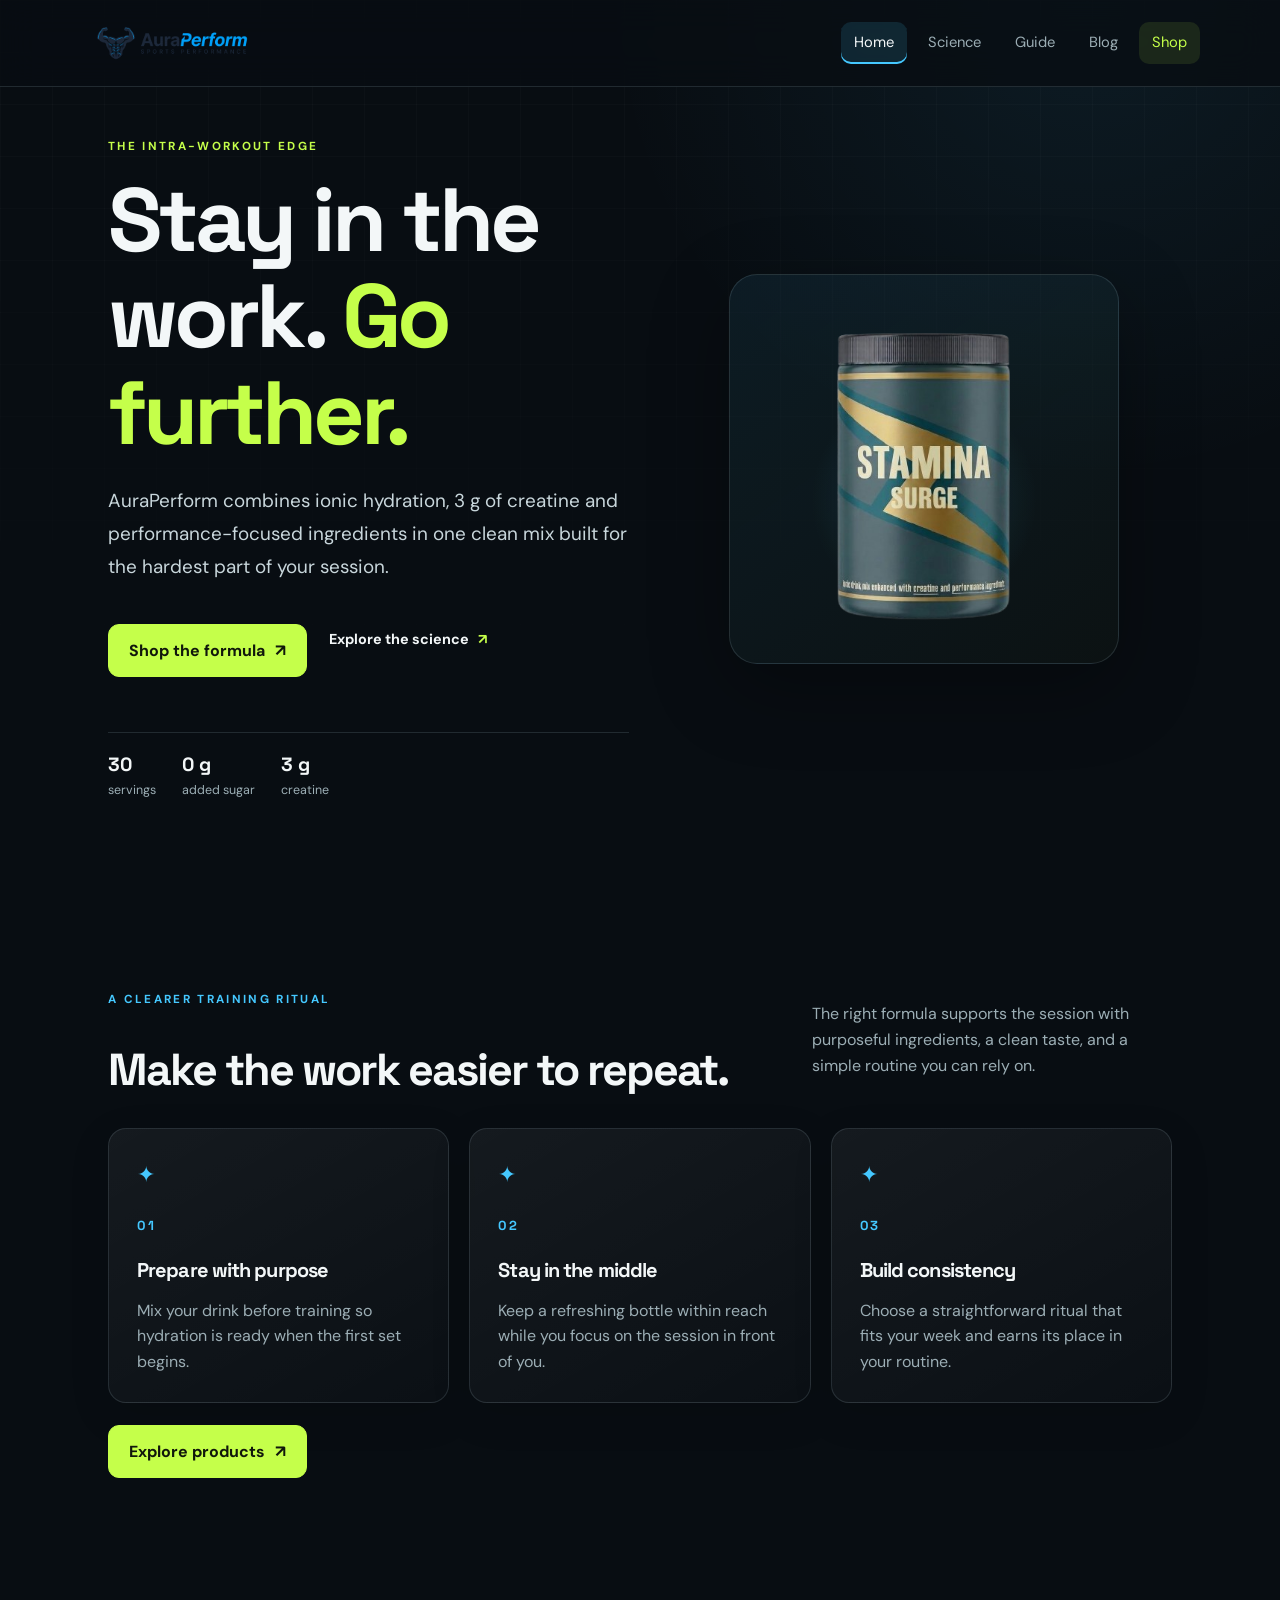
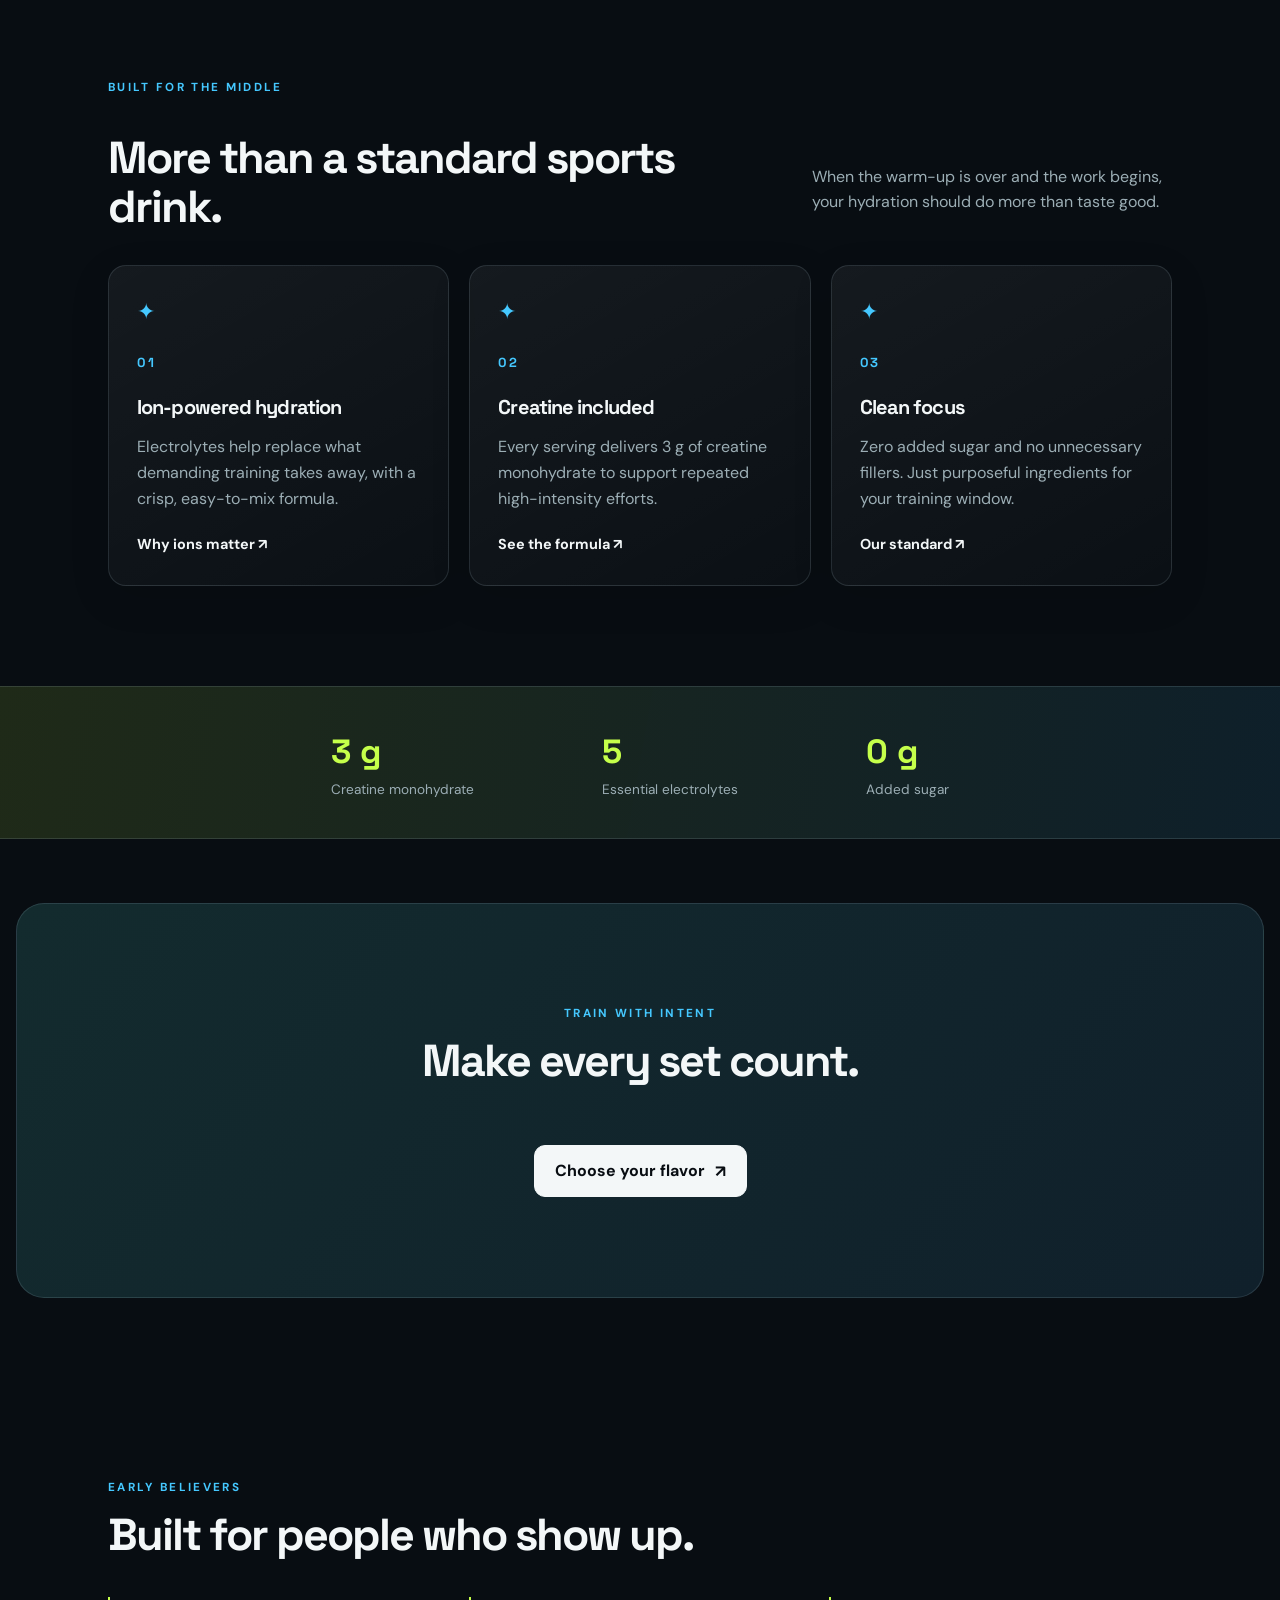
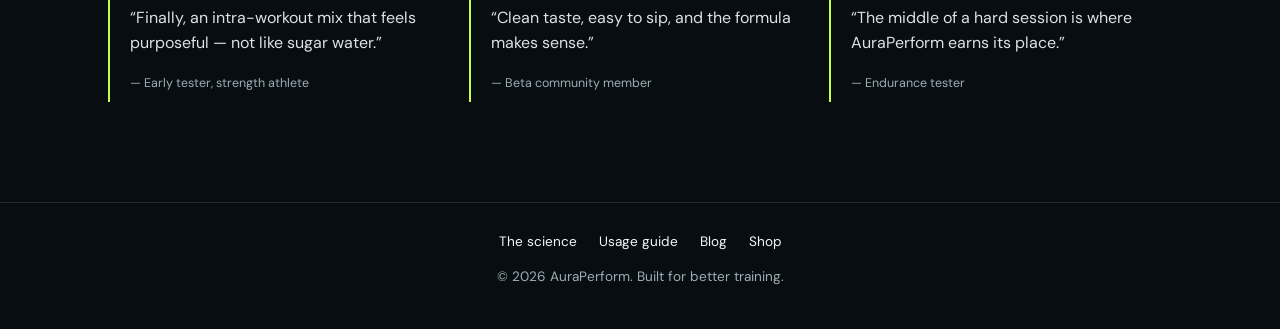
<file: index.html>
﻿<!doctype html>
<html lang="en">
<head>
    <script async src="https://www.googletagmanager.com/gtag/js?id=G-CK04YY3HGC"></script>
    <script>
        window.dataLayer = window.dataLayer || [];
        function gtag(){dataLayer.push(arguments);}
        gtag('js', new Date());
        gtag('config', 'G-CK04YY3HGC');
    </script>
    <meta charset="utf-8">
    <meta name="viewport" content="width=device-width, initial-scale=1">
    <title>Ionic hydration, amplified | AuraPerform</title>
    <link rel="stylesheet" href="assets/style.css">
    <script type="text/javascript">
        (function(c,l,a,r,i,t,y){
            c[a]=c[a]||function(){(c[a].q=c[a].q||[]).push(arguments)};
            t=l.createElement(r);t.async=1;t.src="https://www.clarity.ms/tag/"+i;
            y=l.getElementsByTagName(r)[0];y.parentNode.insertBefore(t,y);
        })(window, document, "clarity", "script", "z0qdnompiz");
    </script>
</head>
<body>
<header class="site-header">
    <a class="logo" href="index.html" aria-label="AuraPerform home"><img src="assets/aura-logo.jpg" alt="AuraPerform"></a>
    <button class="menu-toggle" type="button" aria-label="Open navigation" aria-expanded="false" aria-controls="main-navigation">
        <span></span><span></span><span></span>
    </button>
    <nav id="main-navigation">
        <a class="active" href="index.html">Home</a>
        <a class="" href="science.html">Science</a>
        <a class="" href="faq.html">Guide</a>
        <a class="" href="blog.html">Blog</a>
        <a class="" href="http://presta.fp.vut.cz/~xhudecm00/index.php" target="_blank" rel="noopener">Shop</a>
    </nav>
</header>
<main>
<section class="hero home-hero reveal">
    <div>
        <p class="eyebrow">The intra-workout edge</p>
        <h1>Stay in the work. <em>Go further.</em></h1>
        <p class="lead">AuraPerform combines ionic hydration, 3 g of creatine and performance-focused ingredients in one clean mix built for the hardest part of your session.</p>
        <div class="hero-actions"><a class="button" href="http://presta.fp.vut.cz/~xhudecm00/index.php" target="_blank" rel="noopener">Shop the formula</a><a class="text-link" href="science.html">Explore the science <span>&#8599;</span></a></div>
        <div class="hero-proof"><span><strong>30</strong> servings</span><span><strong>0 g</strong> added sugar</span><span><strong>3 g</strong> creatine</span></div>
    </div>
    <figure class="product-visual reveal" aria-label="AuraPerform drink mix collection">
        <img src="assets/auraperform-stamina.png" alt="AuraPerform Stamina Surge product">
    </figure>
</section>
<section class="section reveal">
    <div class="section-heading"><div><p class="eyebrow">A clearer training ritual</p><h2>Make the work easier to repeat.</h2></div><p class="section-intro">The right formula supports the session with purposeful ingredients, a clean taste, and a simple routine you can rely on.</p></div>
    <div class="cards"><article><span class="card-number">01</span><h3>Prepare with purpose</h3><p>Mix your drink before training so hydration is ready when the first set begins.</p></article><article><span class="card-number">02</span><h3>Stay in the middle</h3><p>Keep a refreshing bottle within reach while you focus on the session in front of you.</p></article><article><span class="card-number">03</span><h3>Build consistency</h3><p>Choose a straightforward ritual that fits your week and earns its place in your routine.</p></article></div>
    <a class="button" href="http://presta.fp.vut.cz/~xhudecm00/index.php" target="_blank" rel="noopener">Explore products</a>
</section>
<section class="section reveal">
    <div class="section-heading"><div><p class="eyebrow">Built for the middle</p><h2>More than a standard sports drink.</h2></div><p class="section-intro">When the warm-up is over and the work begins, your hydration should do more than taste good.</p></div>
    <div class="cards stagger-group">
        <article><span class="card-number">01</span><h3>Ion-powered hydration</h3><p>Electrolytes help replace what demanding training takes away, with a crisp, easy-to-mix formula.</p><a class="card-link" href="science.html">Why ions matter &#8599;</a></article>
        <article><span class="card-number">02</span><h3>Creatine included</h3><p>Every serving delivers 3 g of creatine monohydrate to support repeated high-intensity efforts.</p><a class="card-link" href="science.html#creatine">See the formula &#8599;</a></article>
        <article><span class="card-number">03</span><h3>Clean focus</h3><p>Zero added sugar and no unnecessary fillers. Just purposeful ingredients for your training window.</p><a class="card-link" href="blog.html">Our standard &#8599;</a></article>
    </div>
</section>
<section class="ingredient-strip reveal">
    <div><strong>3 g</strong><span>Creatine monohydrate</span></div>
    <div><strong>5</strong><span>Essential electrolytes</span></div>
    <div><strong>0 g</strong><span>Added sugar</span></div>
</section>
<section class="cta section reveal">
    <p class="eyebrow">Train with intent</p><h2>Make every set count.</h2>
    <a class="button button-light" href="http://presta.fp.vut.cz/~xhudecm00/index.php" target="_blank" rel="noopener">Choose your flavor</a>
</section>
<section class="section social-proof reveal">
    <p class="eyebrow">Early believers</p><h2>Built for people who show up.</h2>
    <div class="quote-grid"><blockquote>&ldquo;Finally, an intra-workout mix that feels purposeful &mdash; not like sugar water.&rdquo;<cite>&mdash; Early tester, strength athlete</cite></blockquote><blockquote>&ldquo;Clean taste, easy to sip, and the formula makes sense.&rdquo;<cite>&mdash; Beta community member</cite></blockquote><blockquote>&ldquo;The middle of a hard session is where AuraPerform earns its place.&rdquo;<cite>&mdash; Endurance tester</cite></blockquote></div>
</section>
</main>
<footer class="site-footer">
    <div class="footer-links">
        <a href="science.html">The science</a>
        <a href="faq.html">Usage guide</a>
        <a href="blog.html">Blog</a>
        <a href="http://presta.fp.vut.cz/~xhudecm00/index.php" target="_blank" rel="noopener">Shop</a>
    </div>
    <p>&copy; 2026 AuraPerform. Built for better training.</p>
</footer>
<script src="assets/app.js?v=2"></script>
</body>
</html>
</file>
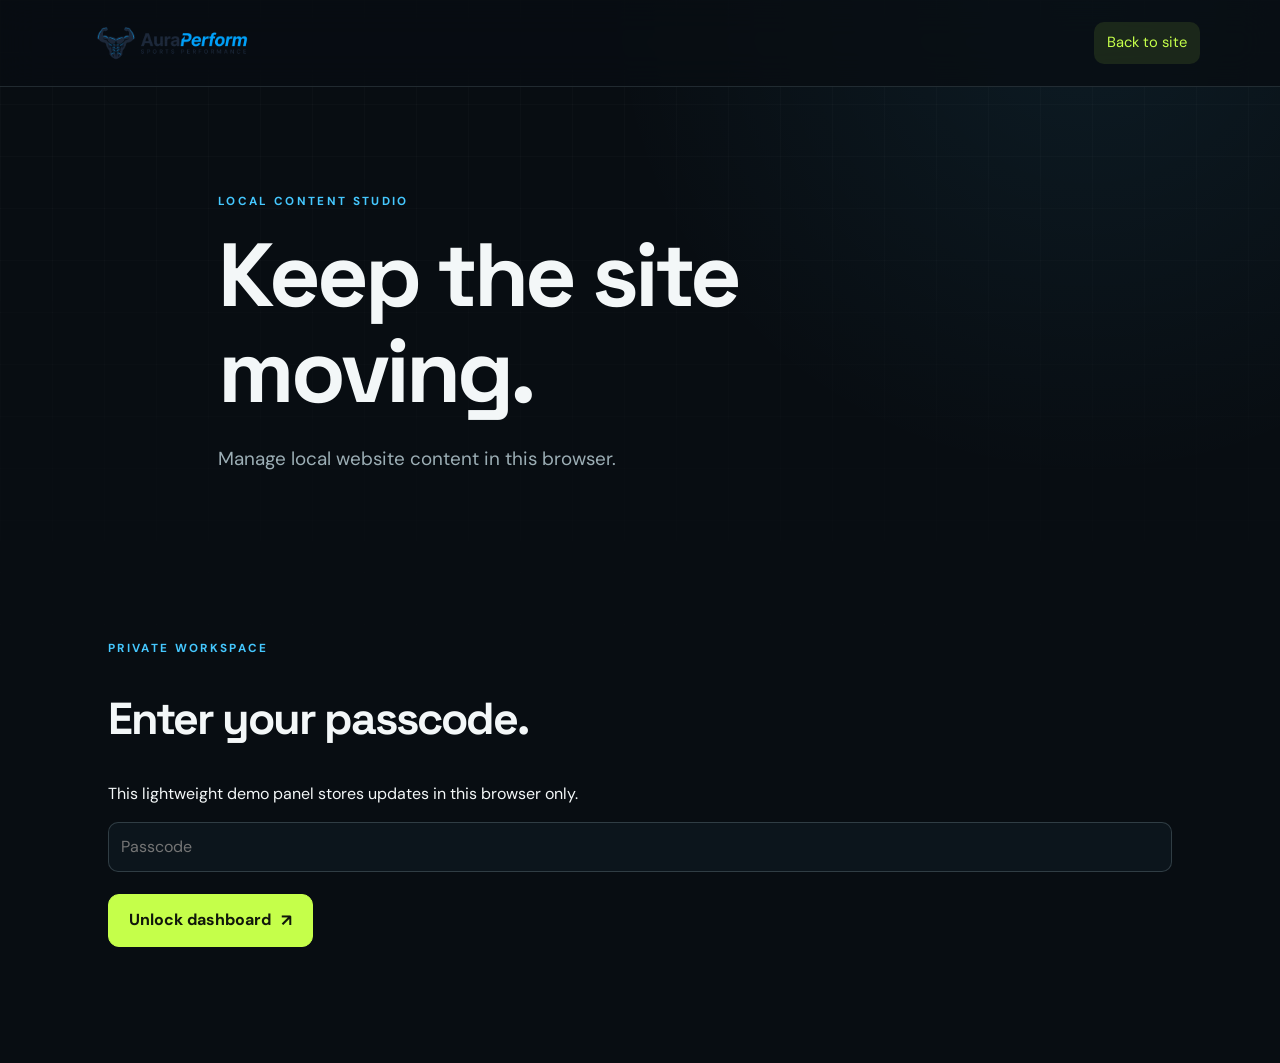
<file: admin/index.html>
<!doctype html>
<html lang="en">
<head>
    <meta charset="utf-8">
    <meta name="viewport" content="width=device-width, initial-scale=1">
    <title>Admin dashboard | AuraPerform</title>
    <link rel="stylesheet" href="../assets/style.css?v=12">
</head>
<body>
<header class="site-header">
    <a class="logo" href="../index.html" aria-label="AuraPerform home"><img src="../assets/aura-logo.jpg" alt="AuraPerform"></a>
    <nav><a href="../index.html">Back to site</a></nav>
</header>
<main>
    <section class="page-hero compact">
        <p class="eyebrow">Local content studio</p>
        <h1>Keep the site moving.</h1>
        <p class="lead">Manage local website content in this browser.</p>
    </section>
    <section id="admin-app" class="section admin-app"></section>
</main>
<script src="../assets/content.js?v=3"></script>
<script src="../assets/app.js?v=9"></script>
</body>
</html>
</file>
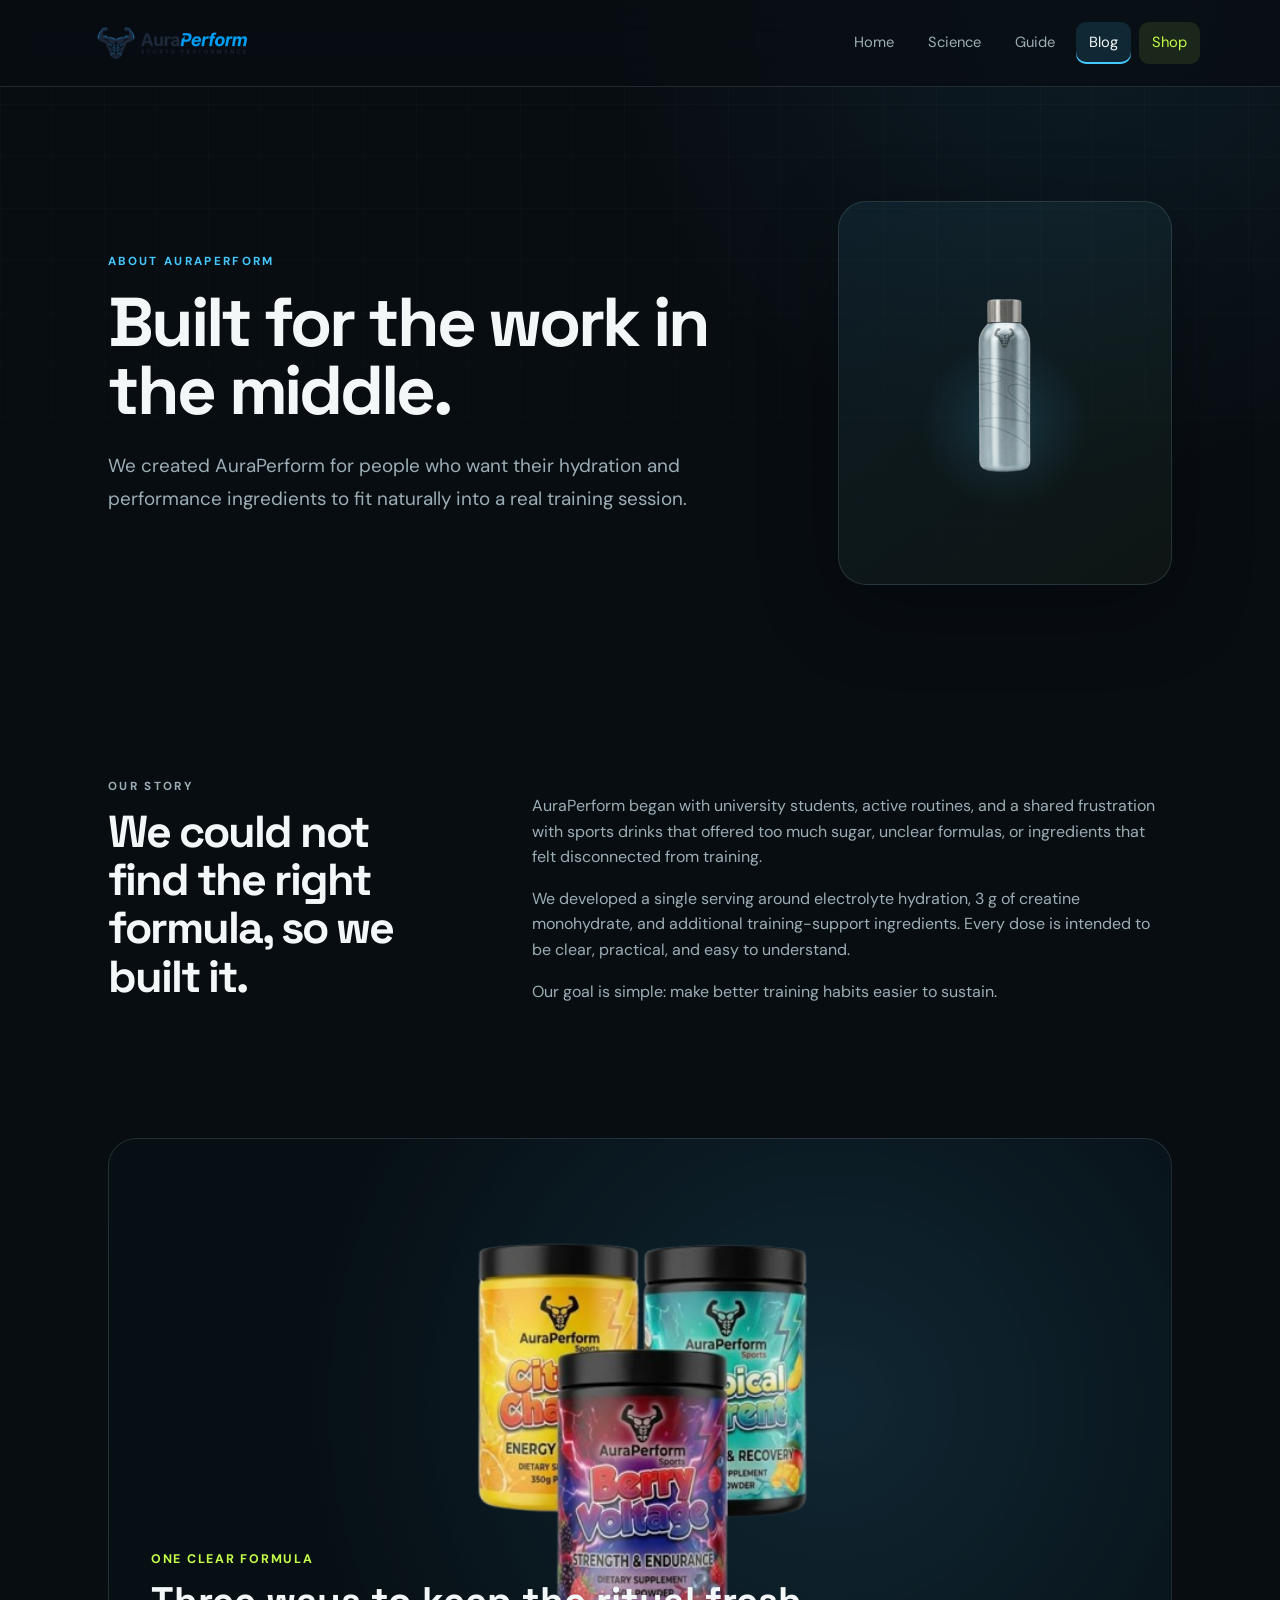
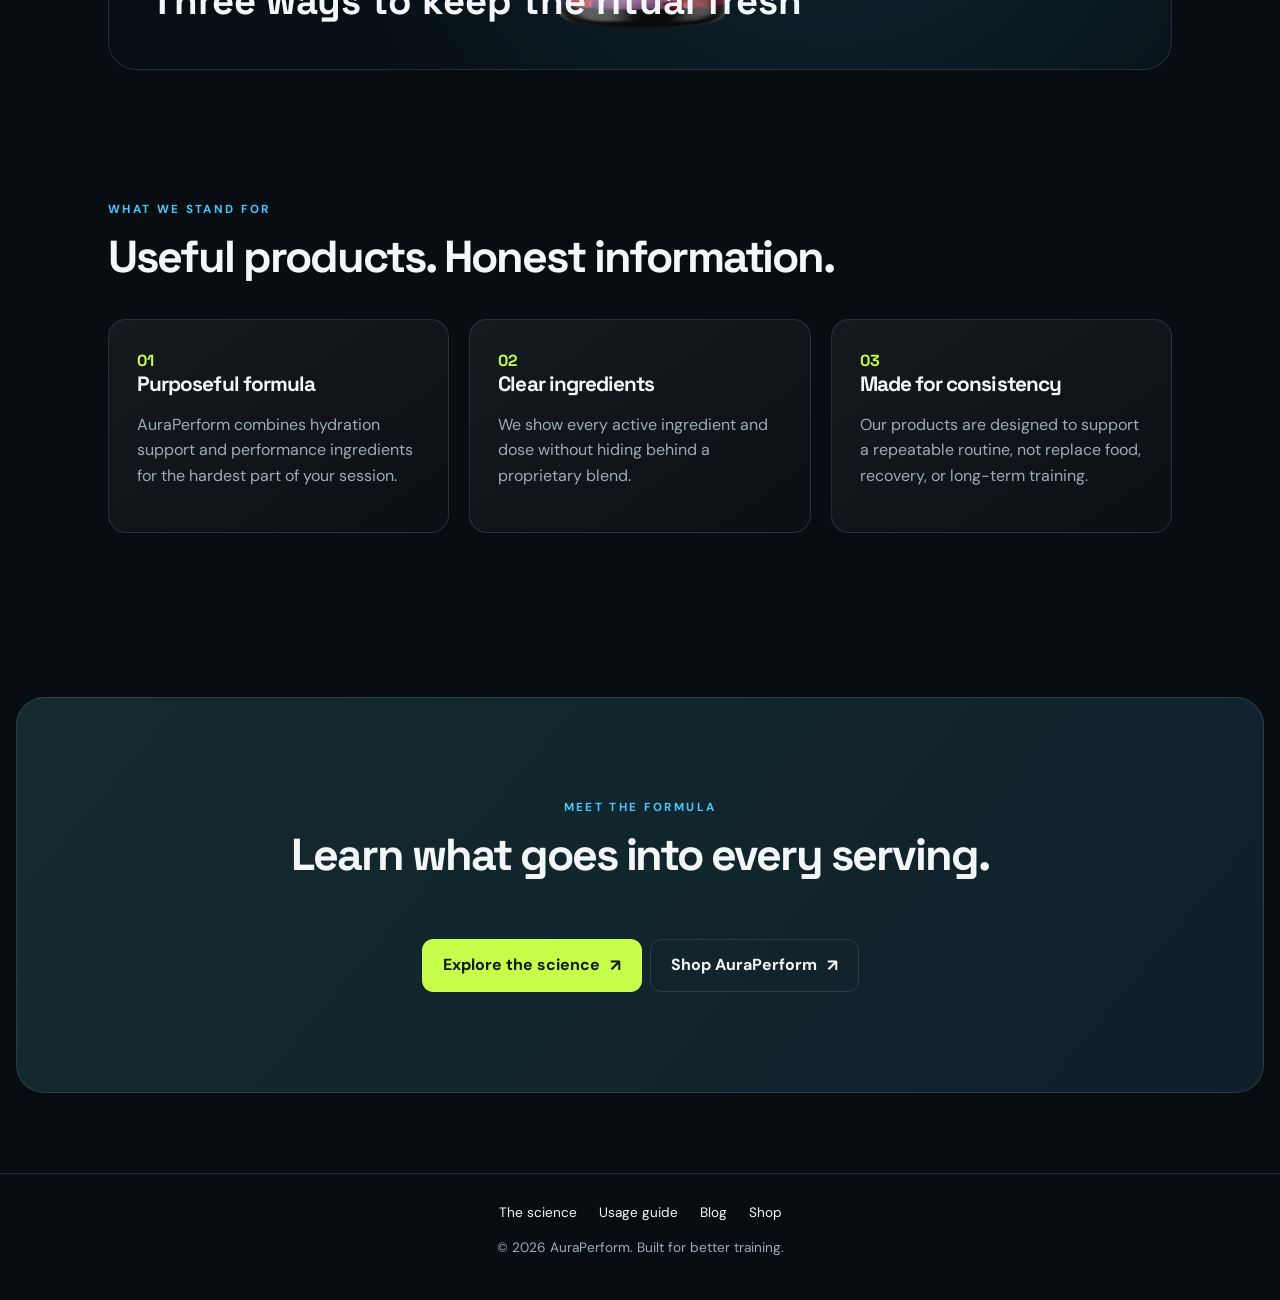
<file: blog.html>
<!doctype html>
<html lang="en">
<head>
    <meta charset="utf-8"><meta name="viewport" content="width=device-width, initial-scale=1">
    <title>About AuraPerform | Blog</title><link rel="stylesheet" href="assets/style.css">
</head>
<body>
<header class="site-header">
    <a class="logo" href="index.html" aria-label="AuraPerform home"><img src="assets/aura-logo.jpg" alt="AuraPerform"></a>
    <button class="menu-toggle" type="button" aria-label="Open navigation" aria-expanded="false" aria-controls="main-navigation"><span></span><span></span><span></span></button>
    <nav id="main-navigation"><a href="index.html">Home</a><a href="science.html">Science</a><a href="faq.html">Guide</a><a href="blog.html" class="active">Blog</a><a href="http://presta.fp.vut.cz/~xhudecm00/index.php" target="_blank" rel="noopener">Shop</a></nav>
</header>
<main>
    <section class="blog-hero reveal">
        <div class="blog-hero-copy">
            <p class="eyebrow">About AuraPerform</p>
            <h1>Built for the work in the middle.</h1>
            <p class="lead">We created AuraPerform for people who want their hydration and performance ingredients to fit naturally into a real training session.</p>
        </div>
        <figure class="blog-hero-visual">
            <img src="assets/auraperform-bottle.png" alt="AuraPerform stainless performance bottle">
        </figure>
    </section>
    <section class="section story-layout reveal">
        <div><p class="eyebrow">Our story</p><h2>We could not find the right formula, so we built it.</h2></div>
        <div><p>AuraPerform began with university students, active routines, and a shared frustration with sports drinks that offered too much sugar, unclear formulas, or ingredients that felt disconnected from training.</p><p>We developed a single serving around electrolyte hydration, 3 g of creatine monohydrate, and additional training-support ingredients. Every dose is intended to be clear, practical, and easy to understand.</p><p>Our goal is simple: make better training habits easier to sustain.</p></div>
    </section>
    <figure class="blog-product-visual reveal">
        <img src="assets/auraperform-products.png" alt="AuraPerform Citrus Charge, Tropical Current, and Berry Voltage products">
        <figcaption><span>One clear formula</span><strong>Three ways to keep the ritual fresh</strong></figcaption>
    </figure>
    <section class="section values-section reveal">
        <p class="eyebrow">What we stand for</p><h2>Useful products. Honest information.</h2>
        <div class="values-grid stagger-group">
            <article><span>01</span><h3>Purposeful formula</h3><p>AuraPerform combines hydration support and performance ingredients for the hardest part of your session.</p></article>
            <article><span>02</span><h3>Clear ingredients</h3><p>We show every active ingredient and dose without hiding behind a proprietary blend.</p></article>
            <article><span>03</span><h3>Made for consistency</h3><p>Our products are designed to support a repeatable routine, not replace food, recovery, or long-term training.</p></article>
        </div>
    </section>
    <section class="cta section reveal"><p class="eyebrow">Meet the formula</p><h2>Learn what goes into every serving.</h2><a class="button" href="science.html">Explore the science</a><a class="button button-secondary" href="http://presta.fp.vut.cz/~xhudecm00/index.php" target="_blank" rel="noopener">Shop AuraPerform</a></section>
</main>
<footer class="site-footer"><div class="footer-links"><a href="science.html">The science</a><a href="faq.html">Usage guide</a><a href="blog.html">Blog</a><a href="http://presta.fp.vut.cz/~xhudecm00/index.php" target="_blank" rel="noopener">Shop</a></div><p>&copy; 2026 AuraPerform. Built for better training.</p></footer>
<script src="assets/app.js?v=3"></script>
</body>
</html>
</file>
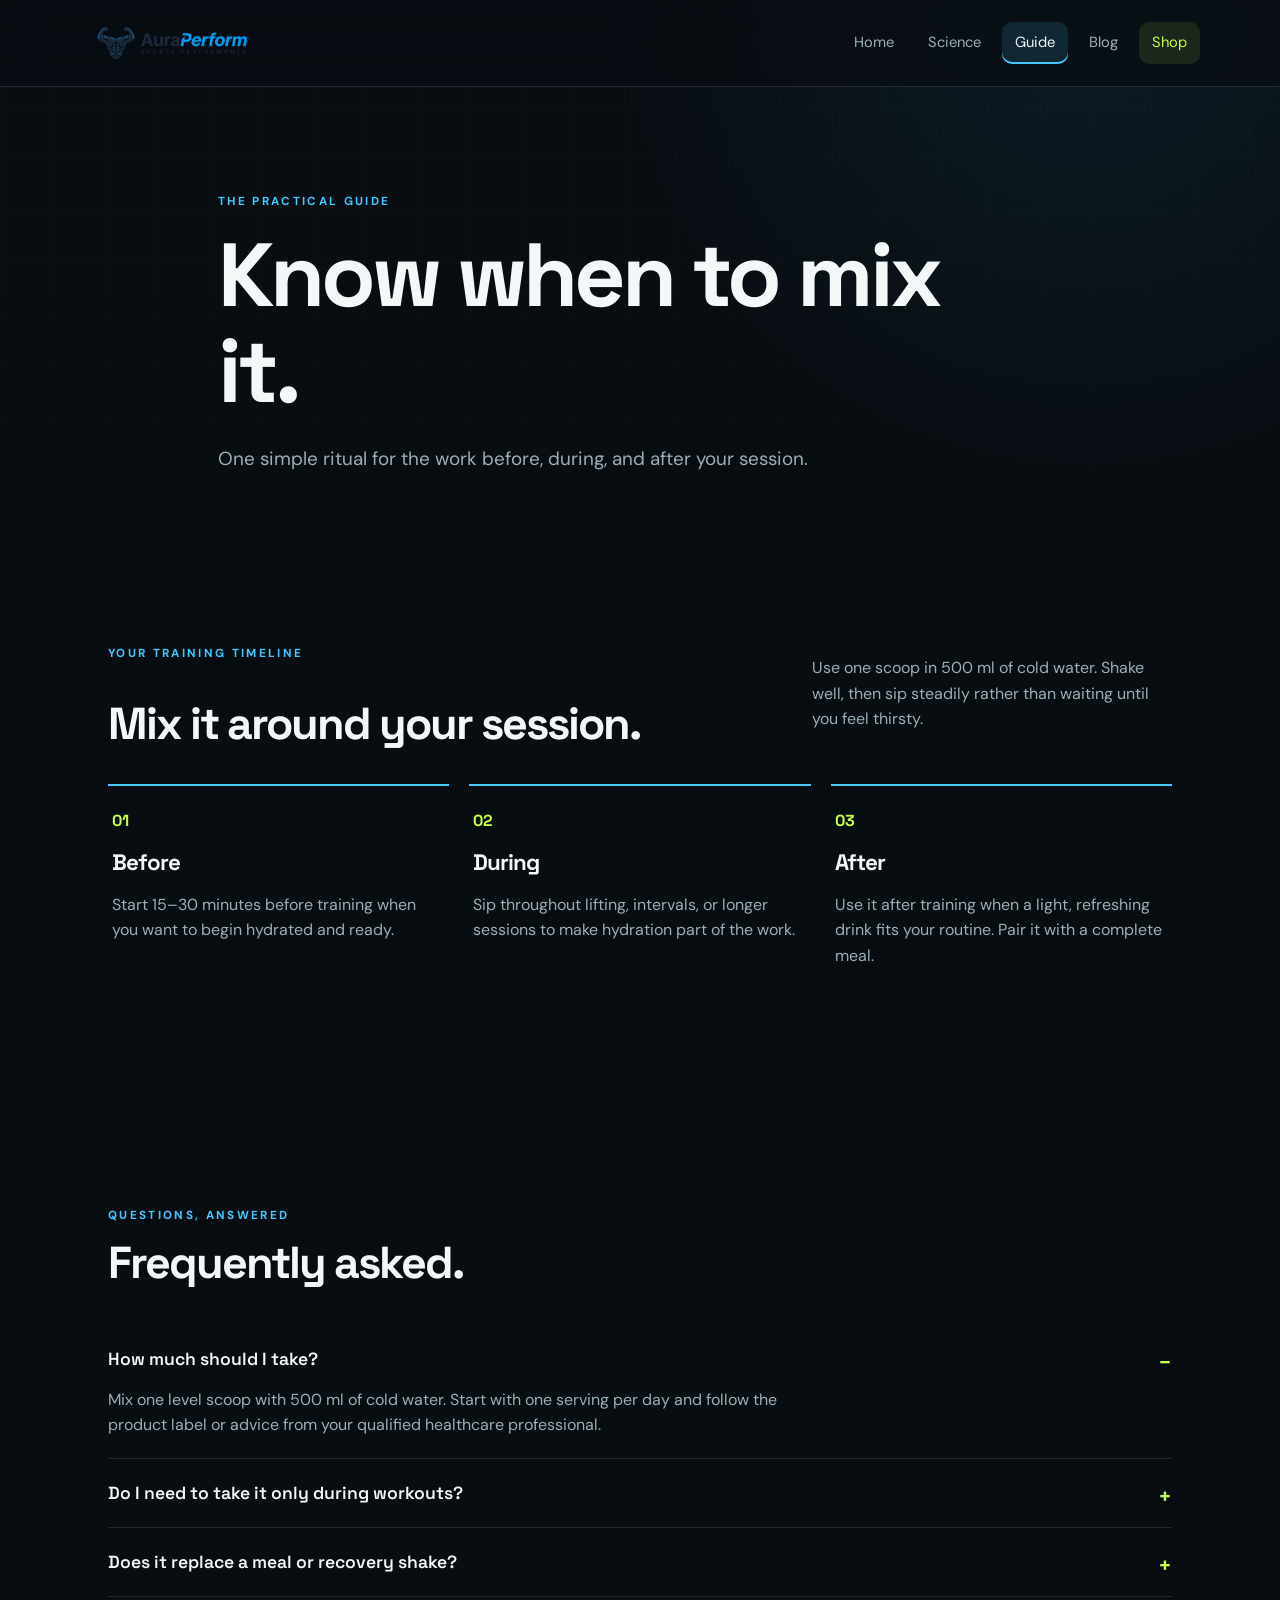
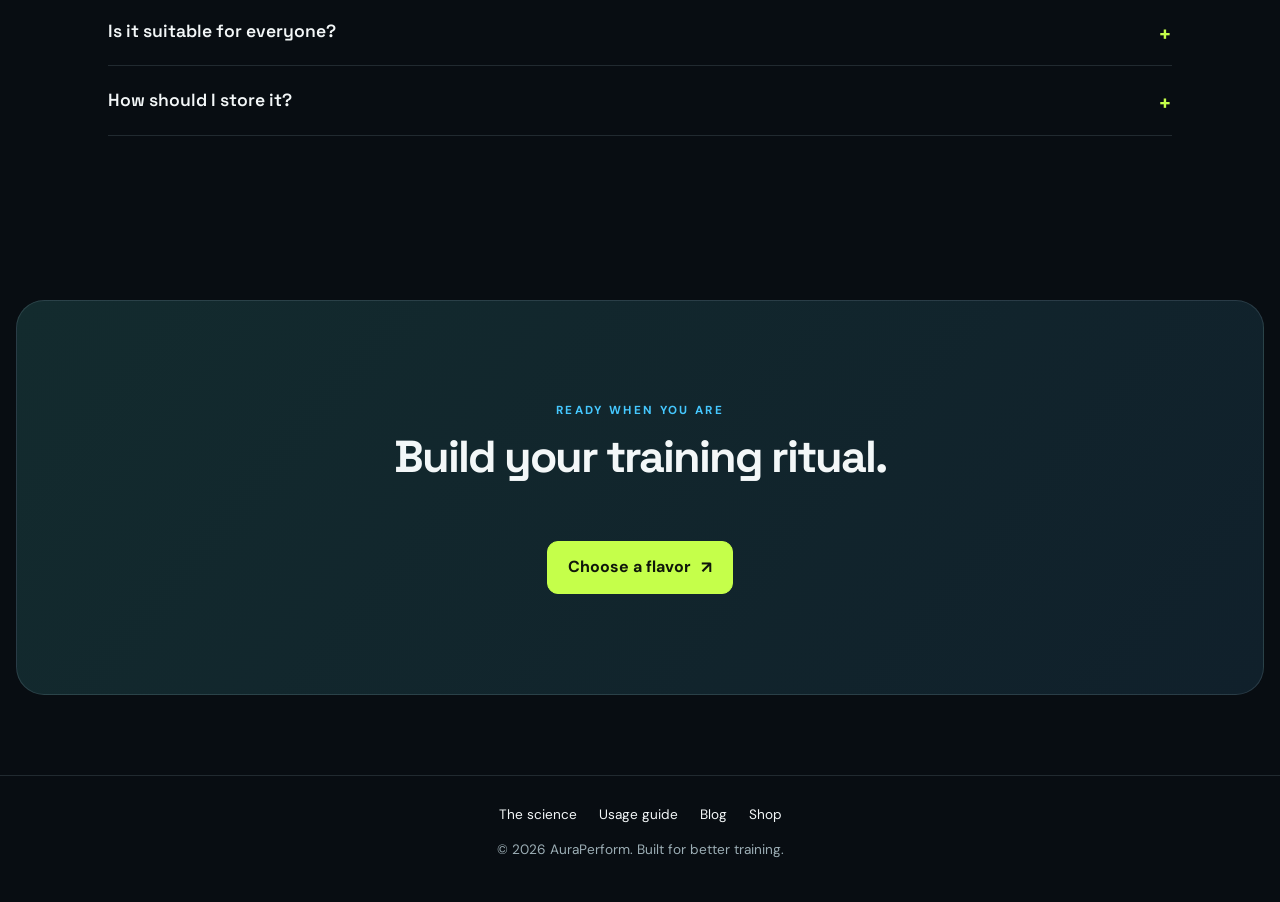
<file: faq.html>
﻿<!doctype html>
<html lang="en">
<head>
    <script async src="https://www.googletagmanager.com/gtag/js?id=G-CK04YY3HGC"></script>
    <script>
        window.dataLayer = window.dataLayer || [];
        function gtag(){dataLayer.push(arguments);}
        gtag('js', new Date());
        gtag('config', 'G-CK04YY3HGC');
    </script>
    <meta charset="utf-8">
    <meta name="viewport" content="width=device-width, initial-scale=1">
    <title>Usage guide and FAQ | AuraPerform</title>
    <link rel="stylesheet" href="assets/style.css">
    <script type="text/javascript">
        (function(c,l,a,r,i,t,y){
            c[a]=c[a]||function(){(c[a].q=c[a].q||[]).push(arguments)};
            t=l.createElement(r);t.async=1;t.src="https://www.clarity.ms/tag/"+i;
            y=l.getElementsByTagName(r)[0];y.parentNode.insertBefore(t,y);
        })(window, document, "clarity", "script", "z0qdnompiz");
    </script>
</head>
<body>
<header class="site-header">
    <a class="logo" href="index.html" aria-label="AuraPerform home"><img src="assets/aura-logo.jpg" alt="AuraPerform"></a>
    <button class="menu-toggle" type="button" aria-label="Open navigation" aria-expanded="false" aria-controls="main-navigation">
        <span></span><span></span><span></span>
    </button>
    <nav id="main-navigation">
        <a class="" href="index.html">Home</a>
        <a class="" href="science.html">Science</a>
        <a class="active" href="faq.html">Guide</a>
        <a class="" href="blog.html">Blog</a>
        <a class="" href="http://presta.fp.vut.cz/~xhudecm00/index.php" target="_blank" rel="noopener">Shop</a>
    </nav>
</header>
<main>
<section class="page-hero compact reveal">
    <p class="eyebrow">The practical guide</p><h1>Know when to mix it.</h1>
    <p class="lead">One simple ritual for the work before, during, and after your session.</p>
</section>
<section class="section reveal" id="usage">
    <div class="section-heading"><div><p class="eyebrow">Your training timeline</p><h2>Mix it around your session.</h2></div><p class="section-intro">Use one scoop in 500 ml of cold water. Shake well, then sip steadily rather than waiting until you feel thirsty.</p></div>
    <div class="timeline stagger-group"><article><span>01</span><h3>Before</h3><p>Start 15&ndash;30 minutes before training when you want to begin hydrated and ready.</p></article><article><span>02</span><h3>During</h3><p>Sip throughout lifting, intervals, or longer sessions to make hydration part of the work.</p></article><article><span>03</span><h3>After</h3><p>Use it after training when a light, refreshing drink fits your routine. Pair it with a complete meal.</p></article></div>
</section>
<section class="section faq-section reveal">
    <p class="eyebrow">Questions, answered</p><h2>Frequently asked.</h2>
    <div class="faq-list"><details open><summary>How much should I take?</summary><p>Mix one level scoop with 500 ml of cold water. Start with one serving per day and follow the product label or advice from your qualified healthcare professional.</p></details><details id="creatine"><summary>Do I need to take it only during workouts?</summary><p>No. Creatine is most useful as a consistent daily habit. The intra-workout format is a convenient way to remember it, but timing is less important than regular use.</p></details><details><summary>Does it replace a meal or recovery shake?</summary><p>No. AuraPerform is a hydration and performance drink mix, not a complete source of calories, protein, or carbohydrates.</p></details><details><summary>Is it suitable for everyone?</summary><p>Adults should read the label and consider individual needs. If you are pregnant, breastfeeding, taking medication, or managing a health condition, consult a healthcare professional before use.</p></details><details><summary>How should I store it?</summary><p>Keep the pouch sealed in a cool, dry place. Use the included scoop and keep the powder away from moisture.</p></details></div>
</section>
<section class="cta section reveal"><p class="eyebrow">Ready when you are</p><h2>Build your training ritual.</h2><a class="button" href="http://presta.fp.vut.cz/~xhudecm00/index.php" target="_blank" rel="noopener">Choose a flavor</a></section>
</main>
<footer class="site-footer">
    <div class="footer-links">
        <a href="science.html">The science</a>
        <a href="faq.html">Usage guide</a>
        <a href="blog.html">Blog</a>
        <a href="http://presta.fp.vut.cz/~xhudecm00/index.php" target="_blank" rel="noopener">Shop</a>
    </div>
    <p>&copy; 2026 AuraPerform. Built for better training.</p>
</footer>
<script src="assets/app.js?v=2"></script>
</body>
</html>
</file>
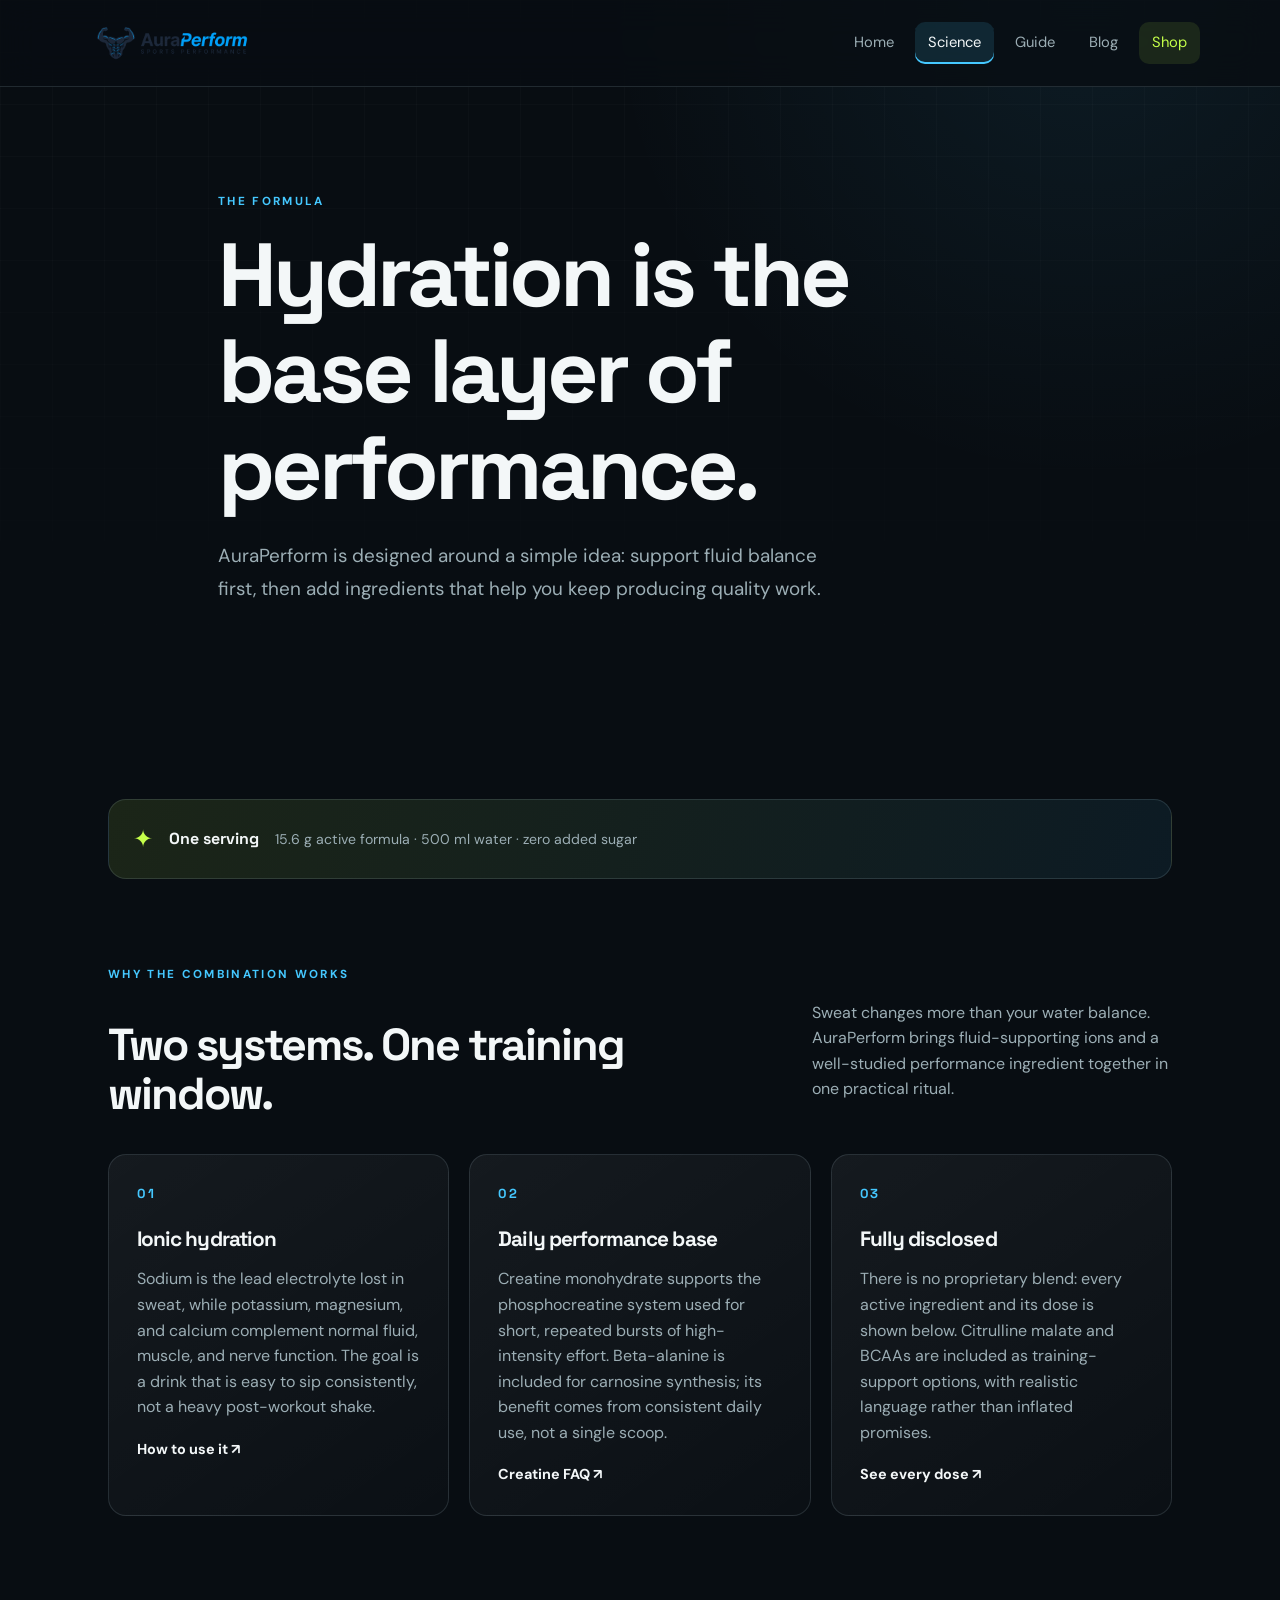
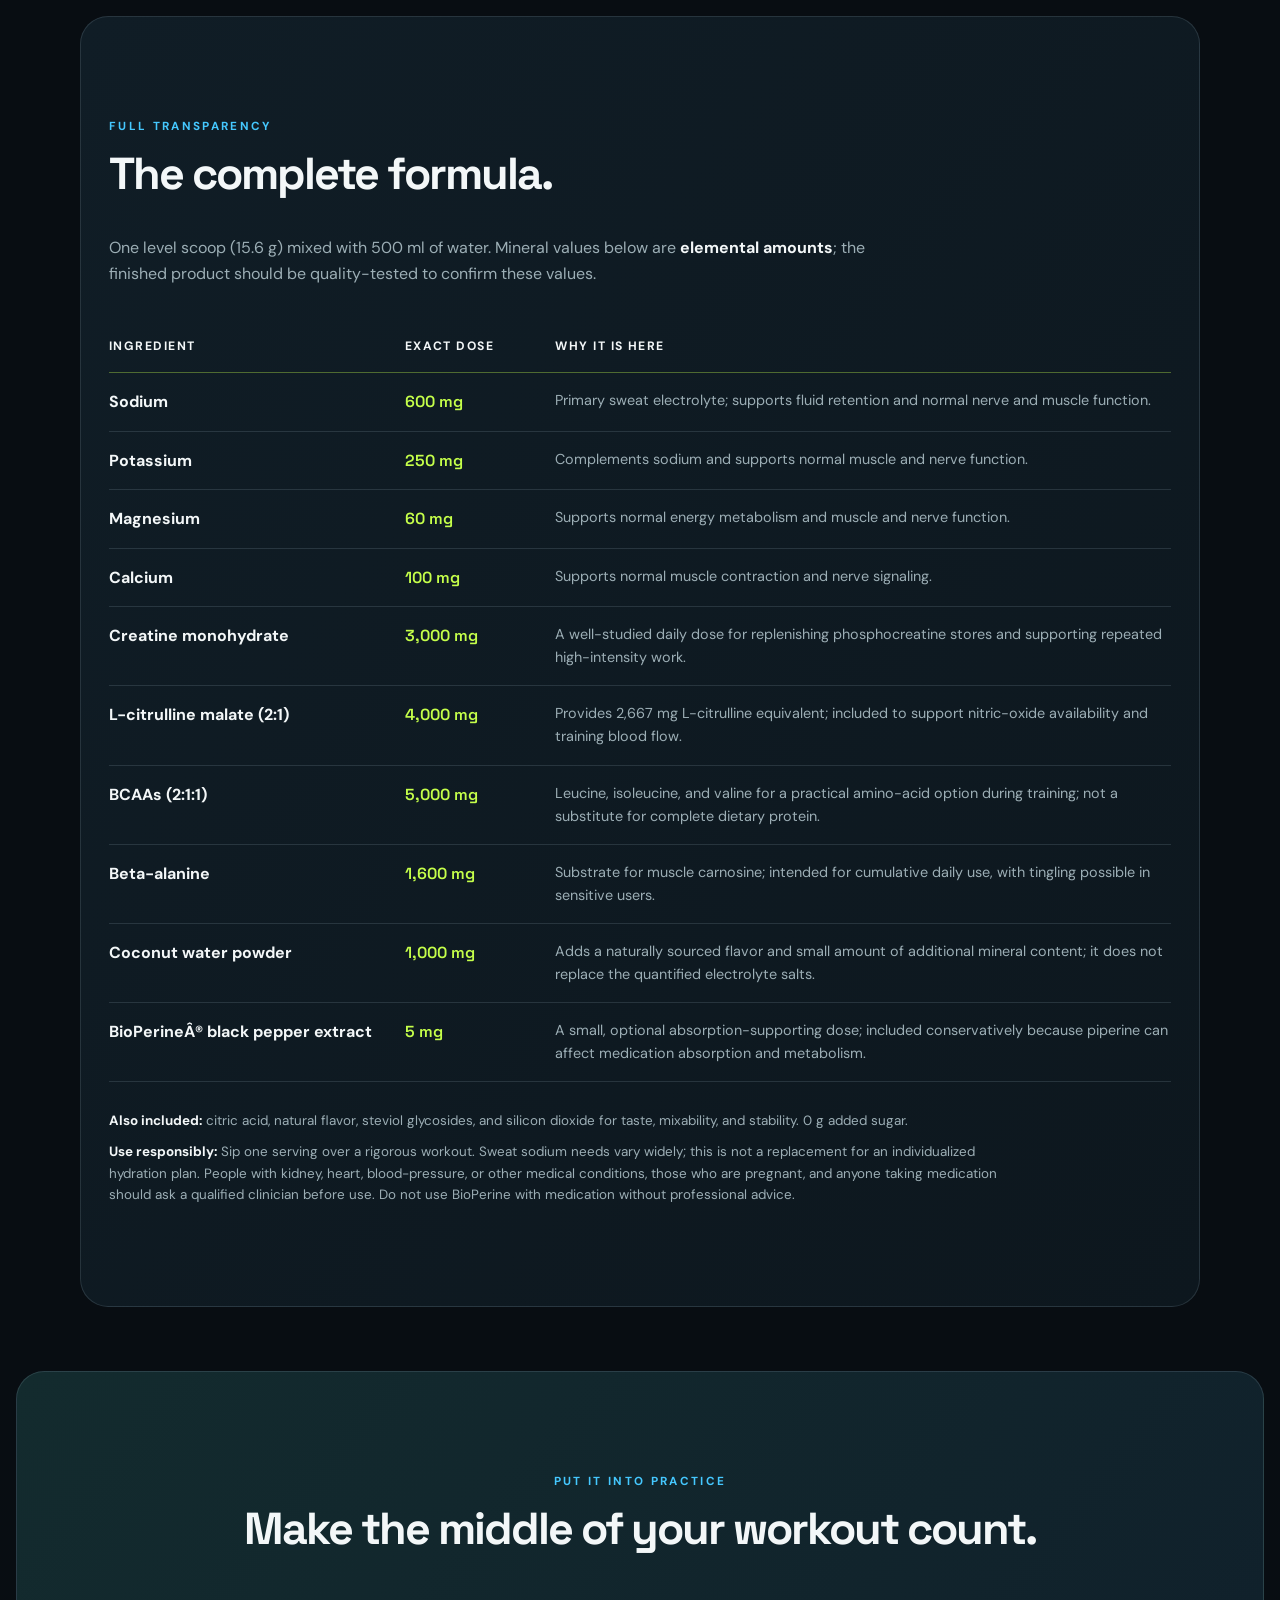
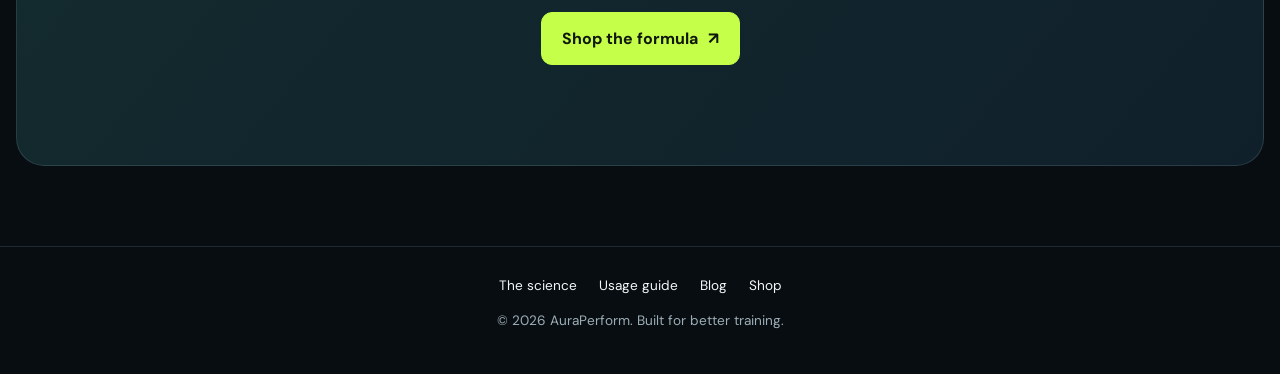
<file: science.html>
﻿<!doctype html>
<html lang="en">
<head>
    <script async src="https://www.googletagmanager.com/gtag/js?id=G-CK04YY3HGC"></script>
    <script>
        window.dataLayer = window.dataLayer || [];
        function gtag(){dataLayer.push(arguments);}
        gtag('js', new Date());
        gtag('config', 'G-CK04YY3HGC');
    </script>
    <meta charset="utf-8">
    <meta name="viewport" content="width=device-width, initial-scale=1">
    <title>The science behind the formula | AuraPerform</title>
    <link rel="stylesheet" href="assets/style.css">
    <script type="text/javascript">
        (function(c,l,a,r,i,t,y){
            c[a]=c[a]||function(){(c[a].q=c[a].q||[]).push(arguments)};
            t=l.createElement(r);t.async=1;t.src="https://www.clarity.ms/tag/"+i;
            y=l.getElementsByTagName(r)[0];y.parentNode.insertBefore(t,y);
        })(window, document, "clarity", "script", "z0qdnompiz");
    </script>
</head>
<body>
<header class="site-header">
    <a class="logo" href="index.html" aria-label="AuraPerform home"><img src="assets/aura-logo.jpg" alt="AuraPerform"></a>
    <button class="menu-toggle" type="button" aria-label="Open navigation" aria-expanded="false" aria-controls="main-navigation">
        <span></span><span></span><span></span>
    </button>
    <nav id="main-navigation">
        <a class="" href="index.html">Home</a>
        <a class="active" href="science.html">Science</a>
        <a class="" href="faq.html">Guide</a>
        <a class="" href="blog.html">Blog</a>
        <a class="" href="http://presta.fp.vut.cz/~xhudecm00/index.php" target="_blank" rel="noopener">Shop</a>
    </nav>
</header>
<main>
<section class="page-hero reveal">
    <p class="eyebrow">The formula</p>
    <h1>Hydration is the base layer of performance.</h1>
    <p class="lead">AuraPerform is designed around a simple idea: support fluid balance first, then add ingredients that help you keep producing quality work.</p>
</section>
<section class="section science-story reveal">
    <div class="science-callout"><span class="science-icon">&#10022;</span><strong>One serving</strong><span>15.6 g active formula &middot; 500 ml water &middot; zero added sugar</span></div>
    <div class="section-heading"><div><p class="eyebrow">Why the combination works</p><h2>Two systems. One training window.</h2></div><p class="section-intro">Sweat changes more than your water balance. AuraPerform brings fluid-supporting ions and a well-studied performance ingredient together in one practical ritual.</p></div>
    <div class="science-grid stagger-group">
        <article class="info-card"><span class="card-number">01</span><h3>Ionic hydration</h3><p>Sodium is the lead electrolyte lost in sweat, while potassium, magnesium, and calcium complement normal fluid, muscle, and nerve function. The goal is a drink that is easy to sip consistently, not a heavy post-workout shake.</p><a class="card-link" href="faq.html#usage">How to use it &#8599;</a></article>
        <article class="info-card" id="creatine"><span class="card-number">02</span><h3>Daily performance base</h3><p>Creatine monohydrate supports the phosphocreatine system used for short, repeated bursts of high-intensity effort. Beta-alanine is included for carnosine synthesis; its benefit comes from consistent daily use, not a single scoop.</p><a class="card-link" href="faq.html#creatine">Creatine FAQ &#8599;</a></article>
        <article class="info-card"><span class="card-number">03</span><h3>Fully disclosed</h3><p>There is no proprietary blend: every active ingredient and its dose is shown below. Citrulline malate and BCAAs are included as training-support options, with realistic language rather than inflated promises.</p><a class="card-link" href="#transparency">See every dose &#8599;</a></article>
    </div>
</section>
<section class="section dark-panel reveal" id="transparency">
    <p class="eyebrow">Full transparency</p><h2>The complete formula.</h2>
    <p class="section-intro formula-intro">One level scoop (15.6 g) mixed with 500 ml of water. Mineral values below are <strong>elemental amounts</strong>; the finished product should be quality-tested to confirm these values.</p>
    <div class="formula-table" role="table" aria-label="AuraPerform formula per serving">
        <div class="formula-row formula-header" role="row"><strong role="columnheader">Ingredient</strong><strong role="columnheader">Exact dose</strong><strong role="columnheader">Why it is here</strong></div>
        <div class="formula-row" role="row"><strong role="cell">Sodium</strong><span role="cell">600 mg</span><span role="cell">Primary sweat electrolyte; supports fluid retention and normal nerve and muscle function.</span></div>
        <div class="formula-row" role="row"><strong role="cell">Potassium</strong><span role="cell">250 mg</span><span role="cell">Complements sodium and supports normal muscle and nerve function.</span></div>
        <div class="formula-row" role="row"><strong role="cell">Magnesium</strong><span role="cell">60 mg</span><span role="cell">Supports normal energy metabolism and muscle and nerve function.</span></div>
        <div class="formula-row" role="row"><strong role="cell">Calcium</strong><span role="cell">100 mg</span><span role="cell">Supports normal muscle contraction and nerve signaling.</span></div>
        <div class="formula-row" role="row"><strong role="cell">Creatine monohydrate</strong><span role="cell">3,000 mg</span><span role="cell">A well-studied daily dose for replenishing phosphocreatine stores and supporting repeated high-intensity work.</span></div>
        <div class="formula-row" role="row"><strong role="cell">L-citrulline malate (2:1)</strong><span role="cell">4,000 mg</span><span role="cell">Provides 2,667 mg L-citrulline equivalent; included to support nitric-oxide availability and training blood flow.</span></div>
        <div class="formula-row" role="row"><strong role="cell">BCAAs (2:1:1)</strong><span role="cell">5,000 mg</span><span role="cell">Leucine, isoleucine, and valine for a practical amino-acid option during training; not a substitute for complete dietary protein.</span></div>
        <div class="formula-row" role="row"><strong role="cell">Beta-alanine</strong><span role="cell">1,600 mg</span><span role="cell">Substrate for muscle carnosine; intended for cumulative daily use, with tingling possible in sensitive users.</span></div>
        <div class="formula-row" role="row"><strong role="cell">Coconut water powder</strong><span role="cell">1,000 mg</span><span role="cell">Adds a naturally sourced flavor and small amount of additional mineral content; it does not replace the quantified electrolyte salts.</span></div>
        <div class="formula-row" role="row"><strong role="cell">BioPerineÂ® black pepper extract</strong><span role="cell">5 mg</span><span role="cell">A small, optional absorption-supporting dose; included conservatively because piperine can affect medication absorption and metabolism.</span></div>
    </div>
    <div class="formula-notes">
        <p><strong>Also included:</strong> citric acid, natural flavor, steviol glycosides, and silicon dioxide for taste, mixability, and stability. 0 g added sugar.</p>
        <p><strong>Use responsibly:</strong> Sip one serving over a rigorous workout. Sweat sodium needs vary widely; this is not a replacement for an individualized hydration plan. People with kidney, heart, blood-pressure, or other medical conditions, those who are pregnant, and anyone taking medication should ask a qualified clinician before use. Do not use BioPerine with medication without professional advice.</p>
    </div>
</section>
<section class="cta section reveal"><p class="eyebrow">Put it into practice</p><h2>Make the middle of your workout count.</h2><a class="button" href="http://presta.fp.vut.cz/~xhudecm00/index.php" target="_blank" rel="noopener">Shop the formula</a></section>
</main>
<footer class="site-footer">
    <div class="footer-links">
        <a href="science.html">The science</a>
        <a href="faq.html">Usage guide</a>
        <a href="blog.html">Blog</a>
        <a href="http://presta.fp.vut.cz/~xhudecm00/index.php" target="_blank" rel="noopener">Shop</a>
    </div>
    <p>&copy; 2026 AuraPerform. Built for better training.</p>
</footer>
<script src="assets/app.js?v=2"></script>
</body>
</html>
</file>
<file: assets/style.css>
@import url('https://fonts.googleapis.com/css2?family=DM+Sans:wght@400;500;600;700&family=Space+Grotesk:wght@500;600;700&display=swap');

:root {
    --bg: #080d12;
    --surface: #101820;
    --surface-raised: #151f29;
    --surface-soft: #1b2833;
    --text: #f3f7f8;
    --muted: #9caeb5;
    --line: rgba(188, 220, 230, .14);
    --lime: #c5ff4a;
    --lime-dark: #91c928;
    --blue: #45c8ff;
    --blue-dark: #087fae;
    --danger: #ff8d89;
    --shadow: 0 24px 80px rgba(0, 0, 0, .3);
    --radius: 18px;
    --container: 1120px;
}

* {
    box-sizing: border-box;
}

html {
    scroll-behavior: smooth;
}

body {
    overflow-x: hidden;
}

body {
    background:
        radial-gradient(circle at 85% 0%, rgba(69, 200, 255, .08), transparent 30rem),
        var(--bg);
    color: var(--text);
    font-family: 'DM Sans', Arial, sans-serif;
    font-size: 16px;
    line-height: 1.6;
    margin: 0;
}

body::before {
    background-image: linear-gradient(rgba(255, 255, 255, .025) 1px, transparent 1px),
        linear-gradient(90deg, rgba(255, 255, 255, .025) 1px, transparent 1px);
    background-size: 52px 52px;
    content: '';
    inset: 0;
    mask-image: linear-gradient(to bottom, black, transparent 80%);
    pointer-events: none;
    position: fixed;
    z-index: -1;
}

a {
    color: inherit;
}

h1,
h2,
h3 {
    font-family: 'Space Grotesk', Arial, sans-serif;
    letter-spacing: -.045em;
    line-height: 1.08;
}

h1 {
    font-size: clamp(3rem, 7vw, 5.9rem);
    margin: 16px 0 22px;
}

h2 {
    font-size: clamp(1.8rem, 4vw, 2.8rem);
}

.site-header {
    align-items: center;
    backdrop-filter: blur(18px);
    background: rgba(8, 13, 18, .78);
    border-bottom: 1px solid var(--line);
    display: flex;
    justify-content: space-between;
    padding: 20px max(28px, calc((100% - var(--container)) / 2));
    position: sticky;
    top: 0;
    z-index: 10;
}

.logo {
    align-items: center;
    display: inline-flex;
    height: 46px;
    max-width: 250px;
    text-decoration: none;
}

.logo img {
    display: block;
    height: 46px;
    max-width: 250px;
    object-fit: contain;
    object-position: left center;
}

.site-header nav {
    align-items: center;
    display: flex;
    gap: 8px;
}

.site-header nav a {
    border-radius: 10px;
    color: var(--muted);
    font-size: .92rem;
    padding: 9px 13px;
    text-decoration: none;
    transition: background .2s ease, color .2s ease, transform .2s ease;
}

.site-header nav a:hover,
.site-header nav a:focus-visible {
    background: var(--surface-raised);
    color: var(--text);
    transform: translateY(-1px);
}

.site-header nav a:last-child {
    background: rgba(197, 255, 74, .1);
    color: var(--lime);
}

.site-header nav a.active {
    background: rgba(69, 200, 255, .13);
    color: var(--text);
    box-shadow: inset 0 -2px 0 var(--blue);
}

.site-header nav a.active:last-child {
    background: rgba(197, 255, 74, .16);
    box-shadow: inset 0 -2px 0 var(--lime);
    color: var(--lime);
}

.site-header nav strong {
    font-weight: 700;
}

.menu-toggle {
    align-items: center;
    background: var(--surface-raised);
    border: 1px solid var(--line);
    border-radius: 10px;
    cursor: pointer;
    display: none;
    flex-direction: column;
    gap: 5px;
    height: 42px;
    justify-content: center;
    padding: 0;
    transition: background .2s ease, border-color .2s ease;
    width: 42px;
}

.menu-toggle span {
    background: var(--text);
    border-radius: 2px;
    display: block;
    height: 2px;
    transition: transform .25s ease, opacity .2s ease, width .2s ease;
    width: 18px;
}

.menu-toggle:hover,
.menu-toggle:focus-visible {
    background: rgba(69, 200, 255, .12);
    border-color: rgba(69, 200, 255, .45);
    outline: none;
}

.menu-toggle.is-open span:first-child {
    transform: translateY(7px) rotate(45deg);
}

.menu-toggle.is-open span:nth-child(2) {
    opacity: 0;
    width: 0;
}

.menu-toggle.is-open span:last-child {
    transform: translateY(-7px) rotate(-45deg);
}

.reveal {
    opacity: 0;
    transform: translateY(24px);
    transition: opacity .7s ease, transform .7s cubic-bezier(.2, .7, .2, 1);
}

.reveal.is-visible {
    opacity: 1;
    transform: translateY(0);
}

.stagger-group > * {
    opacity: 0;
    transform: translateY(18px);
    transition: opacity .55s ease, transform .55s cubic-bezier(.2, .7, .2, 1);
}

.is-visible .stagger-group > * {
    opacity: 1;
    transform: translateY(0);
}

.stagger-group > *:nth-child(2) {
    transition-delay: .1s;
}

.stagger-group > *:nth-child(3) {
    transition-delay: .2s;
}

.hero {
    align-items: center;
    display: grid;
    gap: clamp(40px, 8vw, 100px);
    grid-template-columns: 1.08fr .92fr;
    margin: 0 auto;
    max-width: var(--container);
    min-height: 670px;
    padding: 50px 28px 85px;
}

.hero > div:first-child {
    position: relative;
    z-index: 1;
}

.eyebrow {
    color: var(--blue);
    font-size: .73rem;
    font-weight: 700;
    letter-spacing: .2em;
    margin: 0;
    text-transform: uppercase;
}

.hero .eyebrow {
    color: var(--lime);
}

.hero h1 {
    max-width: 720px;
}

.hero h1 em {
    color: var(--lime);
    font-style: normal;
}

.lead {
    color: var(--muted);
    font-size: clamp(1rem, 2vw, 1.18rem);
    line-height: 1.75;
    max-width: 620px;
}

.hero .lead {
    color: #c8d6db;
}

.hero-actions {
    align-items: center;
    display: flex;
    flex-wrap: wrap;
    gap: 22px;
}

.text-link,
.card-link {
    color: var(--text);
    font-size: .9rem;
    font-weight: 700;
    text-decoration: none;
}

.text-link span {
    color: var(--lime);
    margin-left: 6px;
}

.text-link:hover,
.card-link:hover {
    color: var(--lime);
}

.hero-proof {
    border-top: 1px solid var(--line);
    display: flex;
    gap: 26px;
    margin-top: 55px;
    max-width: 560px;
    padding-top: 17px;
}

.hero-proof span {
    color: var(--muted);
    font-size: .78rem;
}

.hero-proof strong {
    color: var(--text);
    display: block;
    font-family: 'Space Grotesk', Arial, sans-serif;
    font-size: 1.2rem;
}

.section-heading {
    align-items: end;
    display: flex;
    gap: 40px;
    justify-content: space-between;
}

.section-heading h2 {
    margin-bottom: 0;
}

.section-intro {
    color: var(--muted);
    max-width: 360px;
}

.card-number {
    color: var(--blue);
    display: block;
    font-family: 'Space Grotesk', Arial, sans-serif;
    font-size: .82rem;
    font-weight: 700;
    letter-spacing: .12em;
    margin-bottom: 24px;
}

.cards article::before {
    display: none;
}

.cards .card-link {
    display: inline-block;
    margin-top: 22px;
}

.social-proof {
    padding-top: 30px;
}

.quote-grid {
    display: grid;
    gap: 18px;
    grid-template-columns: repeat(3, 1fr);
    margin-top: 32px;
}

blockquote {
    border-left: 2px solid var(--lime);
    color: #d9e3e6;
    margin: 0;
    padding: 8px 20px;
}

blockquote cite {
    color: var(--muted);
    display: block;
    font-size: .78rem;
    font-style: normal;
    margin-top: 18px;
}

.page-hero {
    margin: auto;
    max-width: 900px;
    padding: 105px 28px 75px;
}

.page-hero h1 {
    max-width: 800px;
}

.page-hero.compact {
    padding-bottom: 45px;
}

.blog-hero {
    align-items: center;
    display: grid;
    gap: 36px;
    grid-template-columns: minmax(0, 1.35fr) minmax(300px, .65fr);
    margin: auto;
    max-width: var(--container);
    min-height: 590px;
    padding: 82px 28px 60px;
}

.blog-hero-copy {
    max-width: 680px;
}

.blog-hero-copy h1 {
    font-size: clamp(3.2rem, 5.4vw, 5rem);
    line-height: .98;
    margin: 18px 0 24px;
}

.blog-hero-copy .lead {
    max-width: 620px;
}

.blog-hero-visual {
    aspect-ratio: 4 / 4.6;
    background:
        radial-gradient(circle at 50% 58%, rgba(69, 200, 255, .16), transparent 30%),
        linear-gradient(145deg, rgba(69, 200, 255, .08), rgba(197, 255, 74, .035));
    border: 1px solid var(--line);
    border-radius: 28px;
    box-shadow: var(--shadow);
    margin: 0;
    overflow: hidden;
}

.blog-hero-visual img {
    display: block;
    height: 100%;
    padding: 20px 26px 10px;
    object-fit: contain;
    width: 100%;
}

.blog-product-visual {
    aspect-ratio: 16 / 8;
    background: radial-gradient(circle at 68% 50%, rgba(69, 200, 255, .14), rgba(7, 16, 21, .96) 68%);
    border: 1px solid var(--line);
    border-radius: 28px;
    margin: 0 auto 30px;
    max-width: calc(var(--container) - 56px);
    overflow: hidden;
    position: relative;
}

.blog-product-visual img {
    display: block;
    height: 112%;
    object-fit: contain;
    object-position: center;
    transform: translateY(-3%);
    width: 100%;
}

.blog-product-visual figcaption {
    bottom: 38px;
    display: flex;
    flex-direction: column;
    left: 42px;
    position: absolute;
    z-index: 1;
}

.blog-product-visual figcaption span {
    color: var(--lime);
    font-size: .78rem;
    font-weight: 700;
    letter-spacing: .14em;
    text-transform: uppercase;
}

.blog-product-visual figcaption strong {
    font-family: 'Space Grotesk', Arial, sans-serif;
    font-size: clamp(1.4rem, 3vw, 2.4rem);
}

.science-callout {
    align-items: center;
    background: linear-gradient(110deg, rgba(197, 255, 74, .1), rgba(69, 200, 255, .08));
    border: 1px solid var(--line);
    border-radius: var(--radius);
    display: flex;
    gap: 16px;
    margin-bottom: 86px;
    padding: 20px 24px;
}

.science-callout strong {
    font-family: 'Space Grotesk', Arial, sans-serif;
}

.science-callout > span:last-child {
    color: var(--muted);
    font-size: .88rem;
}

.science-icon {
    color: var(--lime);
    font-size: 1.5rem;
}

.science-grid {
    display: grid;
    gap: 20px;
    grid-template-columns: repeat(3, 1fr);
    margin-top: 36px;
}

.info-card,
.values-grid article {
    background: linear-gradient(145deg, rgba(255, 255, 255, .055), rgba(255, 255, 255, .015));
    border: 1px solid var(--line);
    border-radius: var(--radius);
    padding: 28px;
}

.info-card h3,
.values-grid h3 {
    font-size: 1.3rem;
    margin: 0 0 12px;
}

.info-card p,
.values-grid p,
.story-layout p,
.founder-panel .lead {
    color: var(--muted);
}

.dark-panel {
    background: linear-gradient(130deg, #101d26, #0d171e);
    border: 1px solid var(--line);
    border-radius: 28px;
    margin: 30px auto 0;
    max-width: calc(var(--container) - 56px);
}

.ingredient-table {
    display: grid;
    grid-template-columns: 1fr 1fr;
    margin-top: 34px;
}

.ingredient-table div {
    border-bottom: 1px solid var(--line);
    display: flex;
    flex-direction: column;
    padding: 18px 0;
}

.ingredient-table div:nth-child(odd) {
    margin-right: 35px;
}

.ingredient-table strong {
    font-family: 'Space Grotesk', Arial, sans-serif;
}

.ingredient-table span {
    color: var(--muted);
    font-size: .88rem;
}

.formula-intro {
    margin: 20px 0 0;
    max-width: 760px;
}

.formula-intro strong,
.formula-notes strong {
    color: var(--text);
}

.formula-table {
    margin-top: 34px;
}

.formula-row {
    border-bottom: 1px solid var(--line);
    display: grid;
    gap: 24px;
    grid-template-columns: minmax(180px, .75fr) minmax(110px, .35fr) 1.7fr;
    padding: 16px 0;
}

.formula-row > :nth-child(2) {
    color: var(--lime);
    font-family: 'Space Grotesk', Arial, sans-serif;
    font-weight: 600;
}

.formula-row > :last-child {
    color: var(--muted);
    font-size: .9rem;
}

.formula-header {
    border-bottom-color: rgba(197, 255, 74, .35);
    color: var(--text);
    font-size: .76rem;
    letter-spacing: .12em;
    text-transform: uppercase;
}

.formula-header > :nth-child(2),
.formula-header > :last-child {
    color: var(--text);
    font-family: 'DM Sans', Arial, sans-serif;
    font-size: .76rem;
    font-weight: 700;
}

.formula-notes {
    color: var(--muted);
    font-size: .84rem;
    margin-top: 28px;
    max-width: 900px;
}

.formula-notes p {
    margin: 10px 0 0;
}

.timeline,
.values-grid {
    display: grid;
    gap: 20px;
    grid-template-columns: repeat(3, 1fr);
    margin-top: 36px;
}

.timeline article {
    border-top: 2px solid var(--blue);
    padding: 22px 4px;
}

.timeline article > span,
.values-grid article > span {
    color: var(--lime);
    font-family: 'Space Grotesk', Arial, sans-serif;
    font-weight: 700;
}

.timeline h3 {
    font-size: 1.4rem;
    margin: 18px 0 10px;
}

.timeline p {
    color: var(--muted);
}

.faq-section {
    max-width: 900px;
    padding-top: 20px;
}

.faq-list {
    margin-top: 32px;
}

details {
    border-bottom: 1px solid var(--line);
    padding: 20px 0;
}

summary {
    cursor: pointer;
    font-family: 'Space Grotesk', Arial, sans-serif;
    font-size: 1.1rem;
    font-weight: 600;
    list-style: none;
}

summary::-webkit-details-marker {
    display: none;
}

summary::after {
    color: var(--lime);
    content: '+';
    float: right;
    font-size: 1.4rem;
}

details[open] summary::after {
    content: '−';
}

details p {
    color: var(--muted);
    margin: 14px 30px 0 0;
    max-width: 700px;
}

.story-layout {
    display: grid;
    gap: 80px;
    grid-template-columns: .7fr 1.3fr;
}

.story-layout h2 {
    margin-top: 12px;
}

.values-section {
    padding-top: 30px;
}

.founder-panel {
    align-items: center;
    background: linear-gradient(130deg, rgba(69, 200, 255, .1), rgba(197, 255, 74, .08));
    border: 1px solid var(--line);
    border-radius: 28px;
    display: flex;
    justify-content: space-between;
    margin-bottom: 80px;
    max-width: calc(var(--container) - 56px);
}

.founder-panel > div:first-child {
    max-width: 650px;
}

.mission-mark {
    color: var(--lime);
    font-family: 'Space Grotesk', Arial, sans-serif;
    font-size: clamp(5rem, 12vw, 10rem);
    font-weight: 700;
    line-height: .65;
    text-align: center;
}

.mission-mark span {
    color: var(--blue);
}

.button {
    align-items: center;
    background: var(--lime);
    border: 1px solid var(--lime);
    border-radius: 11px;
    color: #10170b;
    cursor: pointer;
    display: inline-flex;
    font: inherit;
    font-weight: 700;
    gap: 10px;
    justify-content: center;
    margin-top: 22px;
    min-height: 49px;
    padding: 12px 20px;
    text-decoration: none;
    transition: box-shadow .2s ease, transform .2s ease, background .2s ease;
}

.button::after {
    content: '↗';
    font-size: 1.05em;
}

.button:hover,
.button:focus-visible {
    background: #d7ff83;
    box-shadow: 0 0 0 5px rgba(197, 255, 74, .12), 0 9px 30px rgba(197, 255, 74, .18);
    transform: translateY(-2px);
}

.button-light {
    background: var(--text);
    border-color: var(--text);
    color: var(--bg);
}

.button-secondary {
    background: transparent;
    border-color: var(--line);
    color: var(--text);
    margin-left: 8px;
}

.button-secondary:hover,
.button-secondary:focus-visible {
    background: var(--surface-soft);
    box-shadow: none;
}

.product-visual {
    align-items: center;
    aspect-ratio: 1 / 1;
    background:
        radial-gradient(circle at 50% 58%, rgba(69, 200, 255, .16), transparent 38%),
        linear-gradient(145deg, rgba(69, 200, 255, .08), rgba(197, 255, 74, .025));
    border: 1px solid var(--line);
    border-radius: 28px;
    box-shadow: var(--shadow);
    display: flex;
    justify-content: center;
    margin: 0;
    overflow: hidden;
    width: min(37vw, 390px);
}

.product-visual img {
    display: block;
    height: 96%;
    object-fit: contain;
    width: 96%;
    animation: product-float 7s ease-in-out infinite;
}

@keyframes product-float {
    0%, 100% { transform: translateY(0); }
    50% { transform: translateY(-8px); }
}

.section {
    margin: auto;
    max-width: var(--container);
    padding: 100px 28px;
}

.section.narrow {
    max-width: 930px;
}

.section > .eyebrow + h1,
.section > .eyebrow + h2 {
    margin-top: 14px;
}

.cards,
.shop-grid {
    display: grid;
    gap: 20px;
    grid-template-columns: repeat(3, 1fr);
    margin-top: 34px;
}

.cards article,
.flavor-card {
    background: linear-gradient(150deg, rgba(255, 255, 255, .055), rgba(255, 255, 255, .015));
    border: 1px solid var(--line);
    border-radius: var(--radius);
    box-shadow: 0 12px 40px rgba(0, 0, 0, .12);
    padding: 28px;
    transition: border-color .25s ease, box-shadow .25s ease, transform .25s ease;
}

.cards article:hover,
.flavor-card:hover {
    border-color: rgba(69, 200, 255, .42);
    box-shadow: 0 20px 55px rgba(0, 0, 0, .3);
    transform: translateY(-5px);
}

.cards article::before {
    color: var(--blue);
    content: '✦';
    display: block;
    font-size: 1.4rem;
    margin-bottom: 22px;
}

.cards h3 {
    font-size: 1.25rem;
    margin-bottom: 12px;
}

.cards p,
.flavor-card p {
    color: var(--muted);
    margin-bottom: 0;
}

.ingredient-strip {
    background: linear-gradient(100deg, rgba(197, 255, 74, .12), rgba(69, 200, 255, .1));
    border-bottom: 1px solid var(--line);
    border-top: 1px solid var(--line);
    display: flex;
    gap: clamp(35px, 10vw, 130px);
    justify-content: center;
    padding: 38px 20px;
}

.ingredient-strip div {
    display: flex;
    flex-direction: column;
}

.ingredient-strip strong {
    color: var(--lime);
    font-family: 'Space Grotesk', Arial, sans-serif;
    font-size: 2.1rem;
}

.ingredient-strip span {
    color: var(--muted);
    font-size: .85rem;
}

.cta {
    background: linear-gradient(130deg, #132b2e, #10202b);
    border: 1px solid var(--line);
    border-radius: 28px;
    margin-bottom: 80px;
    margin-top: 64px;
    max-width: calc(var(--container) - 56px);
    text-align: center;
}

.cta h2 {
    margin-top: 0;
}

.notice {
    border-radius: 12px;
    margin: 22px 0;
    padding: 14px 16px;
}

.success {
    background: rgba(197, 255, 74, .11);
    border: 1px solid rgba(197, 255, 74, .25);
    color: var(--lime);
}

.error {
    background: rgba(255, 141, 137, .1);
    border: 1px solid rgba(255, 141, 137, .3);
    color: var(--danger);
}

.flavor-card {
    display: flex;
    flex-direction: column;
}

.flavor-card h2 {
    font-size: 1.55rem;
    margin: 0;
}

.flavor-card > strong {
    color: var(--lime);
    font-family: 'Space Grotesk', Arial, sans-serif;
    font-size: 1.4rem;
    margin-top: 22px;
}

.flavor-dot {
    background: radial-gradient(circle at 30% 25%, #f2ffbc, #b5df5d 35%, #628e28);
    border-radius: 14px;
    box-shadow: 0 0 25px rgba(197, 255, 74, .18);
    display: block;
    height: 58px;
    margin-bottom: 24px;
    width: 58px;
}

.flavor-2 {
    background: radial-gradient(circle at 30% 25%, #ffc2fd, #b76db2 35%, #5a2d59);
    box-shadow: 0 0 25px rgba(183, 109, 178, .2);
}

.flavor-3 {
    background: radial-gradient(circle at 30% 25%, #ffe6a9, #efa44a 35%, #87472a);
    box-shadow: 0 0 25px rgba(239, 164, 74, .2);
}

.flavor-card label,
.checkout-form label {
    color: var(--muted);
    display: block;
    font-size: .84rem;
    font-weight: 700;
    margin-top: 22px;
}

.flavor-card .button {
    margin-top: 30px;
}

.flavor-card input,
.checkout-form input,
.checkout-form textarea,
.checkout-form select {
    background: rgba(255, 255, 255, .045);
    border: 1px solid var(--line);
    border-radius: 10px;
    color: var(--text);
    display: block;
    font: inherit;
    margin-top: 8px;
    min-height: 46px;
    outline: none;
    padding: 10px 13px;
    transition: border-color .2s ease, box-shadow .2s ease, background .2s ease;
    width: 100%;
}

.quantity-control {
    align-items: center;
    background: rgba(255, 255, 255, .045);
    border: 1px solid var(--line);
    border-radius: 10px;
    display: flex;
    margin-top: 8px;
    overflow: hidden;
    width: 100%;
}

.quantity-control input {
    -moz-appearance: textfield;
    appearance: textfield;
    background: transparent;
    border: 0;
    border-radius: 0;
    box-shadow: none;
    margin: 0;
    min-height: 44px;
    padding: 8px 4px;
    text-align: center;
}

.quantity-control input::-webkit-inner-spin-button,
.quantity-control input::-webkit-outer-spin-button {
    -webkit-appearance: none;
    margin: 0;
}

.quantity-button {
    align-items: center;
    background: transparent;
    border: 0;
    color: var(--blue);
    cursor: pointer;
    display: inline-flex;
    font-size: 1.35rem;
    height: 44px;
    justify-content: center;
    min-width: 44px;
    transition: background .2s ease, color .2s ease;
}

.quantity-button:hover,
.quantity-button:focus-visible {
    background: rgba(69, 200, 255, .13);
    color: var(--text);
    outline: none;
}

.quantity-control:focus-within {
    border-color: var(--blue);
    box-shadow: 0 0 0 4px rgba(69, 200, 255, .1);
}

.checkout-form textarea {
    min-height: 100px;
    resize: vertical;
}

.checkout-form select option {
    background: var(--surface);
}

.flavor-card input:focus,
.checkout-form input:focus,
.checkout-form textarea:focus,
.checkout-form select:focus {
    background: rgba(69, 200, 255, .06);
    border-color: var(--blue);
    box-shadow: 0 0 0 4px rgba(69, 200, 255, .1);
}

.cart-list {
    list-style: none;
    margin: 28px 0 12px;
    padding: 0;
}

.cart-list li {
    align-items: center;
    border-bottom: 1px solid var(--line);
    display: flex;
    gap: 18px;
    justify-content: space-between;
    padding: 18px 0;
}

.cart-edit-list small {
    color: var(--muted);
    display: block;
    font-size: .82rem;
}

.cart-edit-list label {
    color: var(--muted);
    font-size: .84rem;
    font-weight: 700;
}

.cart-edit-list input {
    background: var(--surface);
    border: 1px solid var(--line);
    border-radius: 8px;
    color: var(--text);
    margin-left: 5px;
    padding: 8px;
    width: 65px;
}

.cart-edit-list .quantity-control {
    margin-top: 5px;
    width: 136px;
}

.cart-edit-list .quantity-control input {
    border: 0;
    margin: 0;
    width: 48px;
}

.cart-edit-list strong,
.checkout-summary strong {
    color: var(--lime);
}

.link-button {
    background: rgba(255, 141, 137, .08);
    border: 1px solid rgba(255, 141, 137, .25);
    border-radius: 8px;
    color: var(--danger);
    cursor: pointer;
    font: inherit;
    font-size: .82rem;
    font-weight: 700;
    padding: 8px 11px;
    transition: background .2s ease, border-color .2s ease, color .2s ease, transform .2s ease;
}

.link-button:hover,
.link-button:focus-visible {
    background: rgba(255, 141, 137, .16);
    border-color: rgba(255, 141, 137, .55);
    color: #ffb3ae;
    outline: none;
    transform: translateY(-1px);
}

.back-link {
    align-items: center;
    border: 1px solid var(--line);
    border-radius: 10px;
    color: var(--muted);
    display: inline-flex;
    font-size: .9rem;
    font-weight: 700;
    margin-top: 28px;
    padding: 10px 14px;
    text-decoration: none;
    transition: background .2s ease, border-color .2s ease, color .2s ease, transform .2s ease;
}

.back-link:hover,
.back-link:focus-visible {
    background: var(--surface-soft);
    border-color: rgba(69, 200, 255, .45);
    color: var(--text);
    outline: none;
    transform: translateX(-2px);
}

.cart-total {
    display: flex;
    font-size: 1.2rem;
    justify-content: space-between;
    margin: 25px 0 8px;
}

.checkout-summary {
    background: linear-gradient(135deg, rgba(255, 255, 255, .06), rgba(255, 255, 255, .02));
    border: 1px solid var(--line);
    border-radius: var(--radius);
    margin: 30px 0;
    padding: 24px;
}

.checkout-summary h2 {
    font-size: 1.4rem;
    margin: 0 0 18px;
}

.checkout-summary p {
    border-bottom: 1px solid var(--line);
    display: flex;
    justify-content: space-between;
    padding: 10px 0;
}

.checkout-summary .cart-total {
    border: 0;
    margin-bottom: 0;
}

.checkout-form {
    display: grid;
    gap: 0 20px;
    grid-template-columns: 1fr 1fr;
}

.checkout-form label:nth-child(3),
.checkout-form label:nth-child(4),
.checkout-form button {
    grid-column: 1 / -1;
}

.confirmation {
    min-height: 55vh;
    text-align: center;
}

.shop-cart-link {
    margin-top: 34px;
    text-align: center;
}

.site-footer {
    border-top: 1px solid var(--line);
    color: var(--muted);
    font-size: .85rem;
    padding: 28px;
    text-align: center;
}

.footer-links {
    display: flex;
    gap: 22px;
    justify-content: center;
    margin-bottom: 12px;
}

.footer-links a {
    color: var(--text);
    text-decoration: none;
}

.footer-links a:hover {
    color: var(--lime);
}

@media (max-width: 760px) {
    .site-header {
        min-height: 72px;
        padding: 15px 20px;
    }

    /* Component skin: kept last so legacy page rules cannot flatten the controls. */
    .modal-backdrop {
        align-items: center !important;
        background: rgba(3, 7, 10, .82) !important;
        display: flex !important;
        inset: 0 !important;
        justify-content: center !important;
        padding: 18px !important;
        position: fixed !important;
        z-index: 100 !important;
    }

    .modal-backdrop[hidden] {
        display: none !important;
    }

    .modal-backdrop > .modal {
        background: linear-gradient(145deg, #16232c, #0d171e) !important;
        border: 1px solid rgba(197, 255, 74, .3) !important;
        border-radius: 22px !important;
        box-shadow: 0 30px 100px rgba(0, 0, 0, .7) !important;
        box-sizing: border-box !important;
        margin: 0 !important;
        max-height: calc(100dvh - 36px) !important;
        max-width: 520px !important;
        overflow: auto !important;
        padding: 34px !important;
        position: relative !important;
        transform: none !important;
        width: min(520px, 100%) !important;
    }

    .modal-close {
        align-items: center !important;
        background: var(--surface-soft) !important;
        border: 1px solid var(--line) !important;
        border-radius: 50% !important;
        color: var(--text) !important;
        cursor: pointer !important;
        display: inline-flex !important;
        font-family: Arial, sans-serif !important;
        font-size: 1.25rem !important;
        height: 38px !important;
        justify-content: center !important;
        line-height: 1 !important;
        padding: 0 0 2px !important;
        position: absolute !important;
        right: 14px !important;
        top: 14px !important;
        width: 38px !important;
        z-index: 3 !important;
    }

    .modal-close:hover,
    .modal-close:focus-visible {
        background: var(--lime) !important;
        color: var(--bg) !important;
        outline: none !important;
    }

    #product-detail {
        min-width: 0 !important;
    }

    #product-detail h2 {
        color: var(--text) !important;
        font-size: clamp(2rem, 7vw, 3.2rem) !important;
        margin: 22px 48px 18px 0 !important;
    }

    #product-detail p:not(.eyebrow) {
        color: #d3dfe2 !important;
        line-height: 1.65 !important;
    }

    #product-detail ul {
        border-top: 1px solid var(--line) !important;
        color: var(--muted) !important;
        margin: 20px 0 0 !important;
        padding: 16px 0 0 20px !important;
    }

    #product-detail li {
        margin: 8px 0 !important;
    }

    .detail-price {
        color: var(--lime) !important;
        font-family: 'Space Grotesk', Arial, sans-serif !important;
        font-size: 1.45rem !important;
        font-weight: 700 !important;
        margin-top: 20px !important;
    }

    .detail-add-button {
        margin-top: 18px !important;
    }

    .cart-item {
        align-items: center !important;
        border-bottom: 1px solid var(--line) !important;
        display: grid !important;
        gap: 14px !important;
        grid-template-columns: minmax(0, 1fr) auto auto !important;
        padding: 16px 0 !important;
    }

    .cart-item-info {
        display: grid !important;
        gap: 3px !important;
        min-width: 0 !important;
    }

    .cart-item-info strong {
        color: var(--text) !important;
        overflow-wrap: anywhere !important;
    }

    .cart-item-info span {
        color: var(--muted) !important;
        font-size: .78rem !important;
    }

    .cart-item-price {
        color: var(--lime) !important;
        font-family: 'Space Grotesk', Arial, sans-serif !important;
    }

    .cart-remove,
    .admin-remove {
        background: transparent !important;
        border: 0 !important;
        color: var(--danger) !important;
        cursor: pointer !important;
        font: inherit !important;
        font-size: .78rem !important;
        padding: 8px 0 !important;
    }

    .admin-app {
        min-width: 0 !important;
        width: 100% !important;
    }

    .admin-columns {
        display: grid !important;
        gap: 34px !important;
        grid-template-columns: repeat(2, minmax(0, 1fr)) !important;
    }

    .admin-columns section {
        background: linear-gradient(145deg, rgba(255,255,255,.055), rgba(255,255,255,.015)) !important;
        border: 1px solid var(--line) !important;
        border-radius: var(--radius) !important;
        min-width: 0 !important;
        padding: 24px !important;
    }

    .admin-row,
    .admin-article-row {
        background: rgba(8, 13, 18, .45) !important;
        border: 1px solid var(--line) !important;
        border-radius: 14px !important;
        display: grid !important;
        gap: 14px !important;
        margin: 14px 0 !important;
        padding: 16px !important;
    }

    .admin-row {
        grid-template-columns: minmax(0, 1fr) 110px auto auto !important;
    }

    .admin-field {
        display: grid !important;
        gap: 7px !important;
        min-width: 0 !important;
    }

    .admin-field span {
        color: var(--muted) !important;
        font-size: .72rem !important;
        font-weight: 700 !important;
        letter-spacing: .1em !important;
        text-transform: uppercase !important;
    }

    .admin-field input,
    .admin-field textarea,
    .admin-login input {
        background: #0c151c !important;
        border: 1px solid rgba(188, 220, 230, .2) !important;
        border-radius: 10px !important;
        box-shadow: inset 0 1px 2px rgba(0,0,0,.25) !important;
        box-sizing: border-box !important;
        color: var(--text) !important;
        font: inherit !important;
        min-height: 44px !important;
        outline: none !important;
        padding: 11px 12px !important;
        width: 100% !important;
    }

    .admin-field textarea {
        min-height: 160px !important;
        resize: vertical !important;
    }

    .admin-field input:focus,
    .admin-field textarea:focus,
    .admin-login input:focus {
        border-color: var(--lime) !important;
        box-shadow: 0 0 0 3px rgba(197, 255, 74, .12) !important;
    }

    .admin-check {
        align-items: center !important;
        color: var(--muted) !important;
        display: flex !important;
        gap: 8px !important;
        white-space: nowrap !important;
    }

    .admin-check input {
        accent-color: var(--lime) !important;
        height: 18px !important;
        width: 18px !important;
    }

    @media (max-width: 760px) {
        .modal-backdrop {
            padding: 10px !important;
        }

        .modal-backdrop > .modal {
            max-height: calc(100dvh - 20px) !important;
            padding: 30px 20px 22px !important;
        }

        .cart-item {
            gap: 8px !important;
            grid-template-columns: minmax(0, 1fr) auto !important;
        }

        .cart-item-price {
            grid-column: 2;
            grid-row: 1;
        }

        .cart-remove {
            grid-column: 1 / -1;
            justify-self: start;
        }

        .admin-columns {
            grid-template-columns: minmax(0, 1fr) !important;
        }

        .admin-columns section {
            padding: 18px !important;
        }

        .admin-row {
            grid-template-columns: minmax(0, 1fr) !important;
        }
    }

    /* Final article layout: keep the reading column constrained outside legacy media blocks. */
    main:has(> #article-view) {
        min-width: 0 !important;
        overflow: hidden !important;
    }

    #article-view.article-view {
        box-sizing: border-box !important;
        margin: 0 auto !important;
        max-width: 900px !important;
        min-width: 0 !important;
        overflow: hidden !important;
        padding: 96px 32px 48px !important;
        width: 100% !important;
    }

    #article-view .article-header,
    #article-view .article-content,
    #article-view .article-cta {
        box-sizing: border-box !important;
        margin-left: auto !important;
        margin-right: auto !important;
        max-width: 100% !important;
        min-width: 0 !important;
        overflow-wrap: anywhere !important;
        width: 100% !important;
    }

    #article-view .article-header h1 {
        font-size: clamp(2.6rem, 6vw, 5rem) !important;
        line-height: 1.05 !important;
        margin: 18px 0 24px !important;
        max-width: 100% !important;
        overflow-wrap: anywhere !important;
    }

    #article-view .article-meta {
        align-items: center !important;
        display: flex !important;
        flex-wrap: wrap !important;
        gap: 8px 18px !important;
        line-height: 1.5 !important;
    }

    #article-view .article-content {
        color: #d3dfe2 !important;
        font-size: clamp(1rem, 1.3vw, 1.12rem) !important;
        line-height: 1.85 !important;
        padding: 44px 0 !important;
    }

    #article-view .article-content p {
        margin: 0 0 24px !important;
        max-width: 68ch !important;
    }

    #article-view .article-content h2,
    #article-view .article-content h3 {
        max-width: 100% !important;
        overflow-wrap: anywhere !important;
    }

    #article-view .article-content h2 {
        font-size: clamp(1.7rem, 3.2vw, 2.25rem) !important;
        margin: 48px 0 16px !important;
    }

    #article-view .article-content h3 {
        font-size: clamp(1.2rem, 2.2vw, 1.5rem) !important;
        margin: 34px 0 12px !important;
    }

    #article-view .article-takeaways {
        box-sizing: border-box !important;
        max-width: 68ch !important;
        overflow-wrap: anywhere !important;
    }

    #article-view .article-cta {
        align-items: center !important;
        display: flex !important;
        gap: 24px !important;
        justify-content: space-between !important;
    }

    #article-view .article-cta > div {
        min-width: 0 !important;
    }

    @media (max-width: 760px) {
        #article-view.article-view {
            padding: 68px 22px 32px !important;
        }

        #article-view .article-header h1 {
            font-size: clamp(2.25rem, 10vw, 3.5rem) !important;
        }

        #article-view .article-content {
            font-size: 1rem !important;
            line-height: 1.8 !important;
            padding: 34px 0 !important;
        }

        #article-view .article-cta {
            align-items: stretch !important;
            flex-direction: column !important;
        }

        #article-view .article-cta .button {
            width: 100% !important;
        }
    }

    @media (max-width: 480px) {
        #article-view.article-view {
            padding-left: 16px !important;
            padding-right: 16px !important;
        }

        #article-view .article-meta {
            align-items: flex-start !important;
            flex-direction: column !important;
            gap: 5px !important;
        }

        #article-view .article-meta span + span::before {
            content: none !important;
        }
    }

    /* Last cascade rule for the navbar cart. */
    .site-header nav .cart-launcher {
        background: #14232b !important;
        border: 1px solid rgba(197, 255, 74, .72) !important;
        border-radius: 999px !important;
        box-shadow: none !important;
        color: var(--lime) !important;
        gap: 12px !important;
        min-height: 46px !important;
        padding: 8px 10px 8px 17px !important;
    }

    .site-header nav .cart-launcher::before {
        content: none !important;
        display: none !important;
    }

    .site-header nav .cart-launcher strong {
        align-items: center !important;
        background: var(--lime) !important;
        border-radius: 50% !important;
        color: #10170b !important;
        display: inline-flex !important;
        font-size: .78rem !important;
        font-weight: 800 !important;
        height: 27px !important;
        justify-content: center !important;
        line-height: 1 !important;
        min-height: 27px !important;
        min-width: 27px !important;
        padding: 0 !important;
        width: 27px !important;
    }

    .site-header nav .cart-launcher:hover,
    .site-header nav .cart-launcher:focus-visible {
        background: #1b3039 !important;
        border-color: var(--lime) !important;
        box-shadow: 0 0 0 4px rgba(197, 255, 74, .1) !important;
        color: #eaffb5 !important;
        outline: none !important;
        transform: translateY(-1px) !important;
    }

    @media (max-width: 600px) {
        .site-header nav .cart-launcher {
            border-radius: 14px !important;
            justify-content: space-between !important;
            margin-left: 0 !important;
            padding-left: 16px !important;
            padding-right: 10px !important;
            width: 100% !important;
        }
    }

    /* Desktop-safe final overrides: intentionally placed at the end of the cascade. */
    #checkout-modal .checkout-form-modern {
        display: grid !important;
        gap: 16px !important;
        grid-template-columns: repeat(2, minmax(0, 1fr)) !important;
        width: 100% !important;
    }

    #checkout-modal .checkout-form-modern > label {
        color: var(--muted) !important;
        display: grid !important;
        gap: 8px !important;
        min-width: 0 !important;
        width: 100% !important;
    }

    #checkout-modal .checkout-form-modern > label:nth-child(4),
    #checkout-modal .checkout-form-modern > .checkout-total,
    #checkout-modal .checkout-form-modern > .button {
        grid-column: 1 / -1 !important;
    }

    #checkout-modal .checkout-form-modern input {
        background: #0c151c !important;
        border: 1px solid rgba(188, 220, 230, .35) !important;
        border-radius: 12px !important;
        box-sizing: border-box !important;
        color: var(--text) !important;
        display: block !important;
        height: 50px !important;
        margin: 0 !important;
        min-width: 0 !important;
        padding: 12px 14px !important;
        width: 100% !important;
    }

    #checkout-modal .checkout-form-modern input:focus {
        border-color: var(--lime) !important;
        box-shadow: 0 0 0 4px rgba(197, 255, 74, .13) !important;
        outline: none !important;
    }

    #checkout-modal .checkout-form-modern > .button {
        width: 100% !important;
    }

    .site-header nav .cart-launcher {
        align-items: center !important;
        background: linear-gradient(135deg, rgba(197, 255, 74, .2), rgba(69, 200, 255, .14)) !important;
        border: 1px solid rgba(197, 255, 74, .6) !important;
        border-radius: 999px !important;
        box-shadow: 0 8px 22px rgba(0, 0, 0, .24) !important;
        color: var(--lime) !important;
        display: inline-flex !important;
        font-weight: 750 !important;
        gap: 9px !important;
        justify-content: center !important;
        margin-left: 5px !important;
        min-height: 44px !important;
        padding: 9px 14px !important;
        transition: background .2s ease, border-color .2s ease, box-shadow .2s ease, transform .2s ease !important;
    }

    .site-header nav .cart-launcher::before {
        content: '▱' !important;
        font-size: 1.15rem !important;
        line-height: 1 !important;
        transform: rotate(180deg) !important;
    }

    .site-header nav .cart-launcher strong {
        align-items: center !important;
        background: var(--lime) !important;
        border-radius: 999px !important;
        color: #10170b !important;
        display: inline-flex !important;
        font-size: .7rem !important;
        justify-content: center !important;
        line-height: 1 !important;
        min-height: 21px !important;
        min-width: 21px !important;
        padding: 3px 6px !important;
    }

    .site-header nav .cart-launcher:hover,
    .site-header nav .cart-launcher:focus-visible {
        background: linear-gradient(135deg, rgba(197, 255, 74, .34), rgba(69, 200, 255, .24)) !important;
        border-color: var(--lime) !important;
        box-shadow: 0 11px 28px rgba(0, 0, 0, .3), 0 0 0 4px rgba(197, 255, 74, .1) !important;
        color: #ebffb7 !important;
        outline: none !important;
        transform: translateY(-2px) !important;
    }

    @media (max-width: 600px) {
        #checkout-modal .checkout-form-modern {
            grid-template-columns: minmax(0, 1fr) !important;
        }

        .site-header nav .cart-launcher {
            border-radius: 14px !important;
            justify-content: space-between !important;
            margin-left: 0 !important;
            width: 100% !important;
        }
    }

    /* Final navbar cart treatment: text and count only, with no generated icon. */
    .site-header nav .cart-launcher {
        background: #14232b !important;
        border: 1px solid rgba(197, 255, 74, .72) !important;
        border-radius: 999px !important;
        box-shadow: none !important;
        color: var(--lime) !important;
        gap: 12px !important;
        min-height: 46px !important;
        padding: 8px 10px 8px 17px !important;
    }

    .site-header nav .cart-launcher::before {
        content: none !important;
        display: none !important;
    }

    .site-header nav .cart-launcher strong {
        background: var(--lime) !important;
        border-radius: 50% !important;
        color: #10170b !important;
        font-size: .78rem !important;
        font-weight: 800 !important;
        height: 27px !important;
        min-height: 27px !important;
        min-width: 27px !important;
        padding: 0 !important;
        width: 27px !important;
    }

    .site-header nav .cart-launcher:hover,
    .site-header nav .cart-launcher:focus-visible {
        background: #1b3039 !important;
        border-color: var(--lime) !important;
        box-shadow: 0 0 0 4px rgba(197, 255, 74, .1) !important;
        color: #eaffb5 !important;
        transform: translateY(-1px) !important;
    }

    @media (max-width: 600px) {
        .site-header nav .cart-launcher {
            padding-left: 16px !important;
            padding-right: 10px !important;
        }
    }

    /* Global final control layer. Keep these outside responsive blocks. */
    #checkout-modal .checkout-form-modern {
        align-items: start !important;
        box-sizing: border-box !important;
        display: grid !important;
        gap: 16px !important;
        grid-template-columns: repeat(2, minmax(0, 1fr)) !important;
        margin-top: 24px !important;
        width: 100% !important;
    }

    #checkout-modal .checkout-form-modern > label {
        box-sizing: border-box !important;
        color: var(--muted) !important;
        display: grid !important;
        float: none !important;
        font-size: .76rem !important;
        font-weight: 750 !important;
        gap: 8px !important;
        letter-spacing: .07em !important;
        min-width: 0 !important;
        text-transform: uppercase !important;
        width: 100% !important;
    }

    #checkout-modal .checkout-form-modern > label:nth-child(4),
    #checkout-modal .checkout-form-modern > .checkout-total,
    #checkout-modal .checkout-form-modern > .button {
        grid-column: 1 / -1 !important;
    }

    #checkout-modal .checkout-form-modern input {
        appearance: none !important;
        background: rgba(5, 12, 17, .78) !important;
        border: 1px solid rgba(188, 220, 230, .3) !important;
        border-radius: 12px !important;
        box-shadow: inset 0 1px 0 rgba(255, 255, 255, .035) !important;
        box-sizing: border-box !important;
        color: var(--text) !important;
        display: block !important;
        font: inherit !important;
        height: 50px !important;
        margin: 0 !important;
        min-width: 0 !important;
        outline: none !important;
        padding: 12px 14px !important;
        transition: border-color .2s ease, box-shadow .2s ease, background .2s ease !important;
        width: 100% !important;
    }

    #checkout-modal .checkout-form-modern input::placeholder {
        color: rgba(188, 220, 230, .45) !important;
    }

    #checkout-modal .checkout-form-modern input:hover {
        background: rgba(8, 18, 25, .92) !important;
        border-color: rgba(188, 220, 230, .52) !important;
    }

    #checkout-modal .checkout-form-modern input:focus {
        background: rgba(8, 18, 25, .98) !important;
        border-color: var(--lime) !important;
        box-shadow: 0 0 0 4px rgba(197, 255, 74, .12), 0 8px 20px rgba(0, 0, 0, .16) !important;
    }

    #checkout-modal .checkout-form-modern > .button {
        margin-top: 4px !important;
        width: 100% !important;
    }

    .site-header nav .cart-launcher {
        align-items: center !important;
        appearance: none !important;
        background: linear-gradient(135deg, rgba(197, 255, 74, .2), rgba(69, 200, 255, .14)) !important;
        border: 1px solid rgba(197, 255, 74, .55) !important;
        border-radius: 999px !important;
        box-shadow: 0 7px 20px rgba(0, 0, 0, .22), inset 0 1px 0 rgba(255, 255, 255, .1) !important;
        color: var(--lime) !important;
        cursor: pointer !important;
        display: inline-flex !important;
        font: inherit !important;
        font-size: .88rem !important;
        font-weight: 750 !important;
        gap: 9px !important;
        justify-content: center !important;
        line-height: 1 !important;
        margin: 0 0 0 5px !important;
        min-height: 44px !important;
        padding: 9px 14px !important;
        position: relative !important;
        transition: background .2s ease, border-color .2s ease, box-shadow .2s ease, color .2s ease, transform .2s ease !important;
    }

    .site-header nav .cart-launcher::before {
        content: '▱' !important;
        display: inline-block !important;
        font-size: 1.15rem !important;
        line-height: 1 !important;
        transform: rotate(180deg) !important;
    }

    .site-header nav .cart-launcher strong {
        align-items: center !important;
        background: var(--lime) !important;
        border-radius: 999px !important;
        color: #10170b !important;
        display: inline-flex !important;
        font-size: .7rem !important;
        font-weight: 800 !important;
        justify-content: center !important;
        line-height: 1 !important;
        min-height: 21px !important;
        min-width: 21px !important;
        padding: 3px 6px !important;
    }

    .site-header nav .cart-launcher:hover,
    .site-header nav .cart-launcher:focus-visible {
        background: linear-gradient(135deg, rgba(197, 255, 74, .34), rgba(69, 200, 255, .24)) !important;
        border-color: var(--lime) !important;
        box-shadow: 0 11px 28px rgba(0, 0, 0, .3), 0 0 0 4px rgba(197, 255, 74, .1) !important;
        color: #ebffb7 !important;
        outline: none !important;
        transform: translateY(-2px) !important;
    }

    .site-header nav .cart-launcher:active {
        transform: translateY(0) scale(.98) !important;
    }

    @media (max-width: 600px) {
        #checkout-modal .checkout-form-modern {
            grid-template-columns: minmax(0, 1fr) !important;
        }

        .site-header nav .cart-launcher {
            border-radius: 14px !important;
            justify-content: space-between !important;
            margin-left: 0 !important;
            width: 100% !important;
        }
    }

    /* Final action styling for consistent, touch-friendly controls. */
    .button,
    .button-secondary,
    .cart-launcher {
        align-items: center !important;
        border-radius: 14px !important;
        box-sizing: border-box !important;
        font-weight: 750 !important;
        justify-content: center !important;
        letter-spacing: -.01em !important;
        min-height: 50px !important;
        position: relative !important;
        transition: background .2s ease, border-color .2s ease, box-shadow .2s ease, color .2s ease, transform .2s ease !important;
    }

    .button {
        background: linear-gradient(135deg, #d6ff61 0%, var(--lime) 55%, #a9ed3d 100%) !important;
        border: 1px solid rgba(226, 255, 151, .72) !important;
        box-shadow: 0 8px 20px rgba(145, 210, 37, .16), inset 0 1px 0 rgba(255, 255, 255, .36) !important;
        color: #0c160a !important;
        overflow: hidden !important;
        padding: 13px 20px !important;
    }

    .button::before {
        background: linear-gradient(105deg, transparent 20%, rgba(255, 255, 255, .28), transparent 80%);
        content: '' !important;
        inset: 0 !important;
        pointer-events: none !important;
        position: absolute !important;
        transform: translateX(-120%) !important;
        transition: transform .45s ease !important;
    }

    .button:hover,
    .button:focus-visible {
        background: linear-gradient(135deg, #e1ff85 0%, #caff4e 55%, #b4f54a 100%) !important;
        box-shadow: 0 12px 28px rgba(145, 210, 37, .25), 0 0 0 4px rgba(197, 255, 74, .11) !important;
        color: #0c160a !important;
        transform: translateY(-2px) !important;
    }

    .button:hover::before,
    .button:focus-visible::before {
        transform: translateX(120%) !important;
    }

    .button:active,
    .cart-launcher:active {
        transform: translateY(0) scale(.98) !important;
    }

    .button-light {
        background: linear-gradient(135deg, #ffffff, #dce8ed) !important;
        border-color: rgba(255, 255, 255, .8) !important;
        box-shadow: 0 8px 22px rgba(0, 0, 0, .2), inset 0 1px 0 rgba(255, 255, 255, .8) !important;
    }

    .button-secondary {
        background: rgba(255, 255, 255, .025) !important;
        border: 1px solid rgba(188, 220, 230, .3) !important;
        color: var(--text) !important;
        margin-left: 8px;
        padding: 12px 19px !important;
    }

    .button-secondary:hover,
    .button-secondary:focus-visible {
        background: rgba(69, 200, 255, .1) !important;
        border-color: rgba(69, 200, 255, .55) !important;
        box-shadow: 0 0 0 4px rgba(69, 200, 255, .09) !important;
        color: var(--text) !important;
        transform: translateY(-2px) !important;
    }

    .cart-launcher {
        background: linear-gradient(135deg, rgba(197, 255, 74, .18), rgba(69, 200, 255, .13)) !important;
        border: 1px solid rgba(197, 255, 74, .48) !important;
        box-shadow: 0 6px 18px rgba(0, 0, 0, .18), inset 0 1px 0 rgba(255, 255, 255, .08) !important;
        color: var(--lime) !important;
        gap: 8px !important;
        min-height: 44px !important;
        padding: 9px 14px !important;
    }

    .cart-launcher::before {
        content: '▱' !important;
        font-size: 1.15rem !important;
        line-height: 1 !important;
        transform: rotate(180deg) !important;
    }

    .cart-launcher strong {
        align-items: center !important;
        background: var(--lime) !important;
        border-radius: 999px !important;
        color: #10170b !important;
        display: inline-flex !important;
        font-size: .72rem !important;
        justify-content: center !important;
        line-height: 1 !important;
        min-height: 21px !important;
        min-width: 21px !important;
        padding: 3px 6px !important;
    }

    .cart-launcher:hover,
    .cart-launcher:focus-visible {
        background: linear-gradient(135deg, rgba(197, 255, 74, .28), rgba(69, 200, 255, .2)) !important;
        border-color: rgba(197, 255, 74, .8) !important;
        box-shadow: 0 10px 24px rgba(0, 0, 0, .26), 0 0 0 4px rgba(197, 255, 74, .1) !important;
        color: #e6ffad !important;
        outline: none !important;
        transform: translateY(-2px) !important;
    }

    .site-header nav .cart-launcher {
        margin-left: 4px !important;
    }

    .cart-floating {
        border-radius: 999px !important;
        min-height: 52px !important;
        padding-left: 17px !important;
        padding-right: 17px !important;
    }

    #checkout-form.checkout-form-modern {
        align-items: start !important;
        display: grid !important;
        gap: 16px !important;
        grid-template-columns: repeat(2, minmax(0, 1fr)) !important;
    }

    #checkout-form.checkout-form-modern > label {
        display: grid !important;
        gap: 7px !important;
        min-width: 0 !important;
    }

    #checkout-form.checkout-form-modern > label:nth-child(4),
    #checkout-form.checkout-form-modern > .checkout-total,
    #checkout-form.checkout-form-modern > .button {
        grid-column: 1 / -1 !important;
    }

    #checkout-form.checkout-form-modern > .button {
        width: 100% !important;
    }

    @media (max-width: 600px) {
        .button,
        .button-secondary {
            max-width: 100% !important;
            width: 100% !important;
        }

        .button-secondary {
            margin-left: 0 !important;
        }

        .site-header nav .cart-launcher {
            justify-content: space-between !important;
            margin-left: 0 !important;
            width: 100% !important;
        }

        #checkout-form.checkout-form-modern {
            grid-template-columns: minmax(0, 1fr) !important;
        }
    }

    /* Mock checkout and order management */
    .checkout-modal {
        max-width: 680px !important;
    }

    .checkout-intro {
        color: var(--muted);
    }

    .checkout-form-modern {
        display: grid;
        gap: 16px;
        grid-template-columns: repeat(2, minmax(0, 1fr));
        margin-top: 24px;
    }

    .checkout-form-modern label {
        color: var(--muted);
        display: grid;
        font-size: .78rem;
        font-weight: 700;
        gap: 7px;
        letter-spacing: .06em;
        text-transform: uppercase;
    }

    .checkout-form-modern input {
        background: #0c151c;
        border: 1px solid rgba(188,220,230,.2);
        border-radius: 10px;
        box-sizing: border-box;
        color: var(--text);
        font: inherit;
        min-height: 46px;
        padding: 11px 12px;
        width: 100%;
    }

    .checkout-form-modern input:focus {
        border-color: var(--lime);
        box-shadow: 0 0 0 3px rgba(197,255,74,.12);
        outline: none;
    }

    .checkout-form-modern label:nth-child(4) {
        grid-column: 1 / -1;
    }

    .checkout-form-modern .checkout-total,
    .checkout-form-modern > .button {
        grid-column: 1 / -1;
    }

    .checkout-total {
        border-top: 1px solid var(--line);
        display: flex;
        justify-content: space-between;
        margin-top: 8px;
        padding-top: 18px;
    }

    .checkout-total strong {
        color: var(--lime);
        font-family: 'Space Grotesk', Arial, sans-serif;
    }

    .order-confirmation {
        padding: 22px 0 8px;
        text-align: center;
    }

    .confirmation-mark {
        align-items: center;
        background: var(--lime);
        border-radius: 50%;
        color: var(--bg);
        display: flex;
        font-size: 1.6rem;
        height: 58px;
        justify-content: center;
        margin: 0 auto 18px;
        width: 58px;
    }

    .confirmation-summary {
        background: rgba(8,13,18,.5);
        border: 1px solid var(--line);
        border-radius: 14px;
        display: grid;
        gap: 8px;
        margin: 24px 0;
        padding: 18px;
    }

    .confirmation-summary strong {
        color: var(--lime);
        font-size: 1.3rem;
    }

    .confirmation-summary small {
        color: var(--muted);
    }

    .admin-tabs {
        border-bottom: 1px solid var(--line);
        display: flex;
        gap: 8px;
        margin: 30px 0 24px;
        overflow-x: auto;
        padding-bottom: 8px;
    }

    .admin-tab {
        background: transparent;
        border: 1px solid transparent;
        border-radius: 9px;
        color: var(--muted);
        cursor: pointer;
        font: inherit;
        font-weight: 700;
        padding: 10px 14px;
        white-space: nowrap;
    }

    .admin-tab:hover,
    .admin-tab.is-active {
        background: rgba(197,255,74,.1);
        border-color: rgba(197,255,74,.25);
        color: var(--lime);
    }

    .admin-panel {
        display: none;
    }

    .admin-panel.is-active {
        display: block;
    }

    .orders-table-wrap {
        border: 1px solid var(--line);
        border-radius: 14px;
        overflow-x: auto;
    }

    .orders-table {
        border-collapse: collapse;
        min-width: 900px;
        width: 100%;
    }

    .orders-table th,
    .orders-table td {
        border-bottom: 1px solid var(--line);
        padding: 14px;
        text-align: left;
        vertical-align: top;
    }

    .orders-table th {
        color: var(--blue);
        font-size: .72rem;
        letter-spacing: .1em;
        text-transform: uppercase;
    }

    .orders-table td {
        color: var(--muted);
        font-size: .86rem;
    }

    .orders-table td strong {
        color: var(--text);
    }

    .order-status {
        background: rgba(197,255,74,.1);
        border: 1px solid rgba(197,255,74,.25);
        border-radius: 99px;
        color: var(--lime);
        display: inline-block;
        font-size: .72rem;
        padding: 5px 9px;
    }

    .empty-orders {
        background: rgba(8,13,18,.4);
        border: 1px dashed var(--line);
        border-radius: 14px;
        padding: 28px;
    }

    @media (max-width: 600px) {
        .checkout-form-modern {
            grid-template-columns: minmax(0, 1fr);
        }

        .checkout-form-modern label:nth-child(4),
        .checkout-form-modern .checkout-total,
        .checkout-form-modern > .button {
            grid-column: auto;
        }

        .checkout-form-modern > .button {
            width: 100%;
        }
    }

    /* Final checkout and article constraints. */
    .checkout-modal {
        max-width: 680px !important;
        width: min(680px, 100%) !important;
    }

    .checkout-form-modern {
        box-sizing: border-box !important;
        display: grid !important;
        gap: 16px !important;
        grid-template-columns: repeat(2, minmax(0, 1fr)) !important;
        width: 100% !important;
    }

    .checkout-form-modern label {
        box-sizing: border-box !important;
        color: var(--muted) !important;
        display: grid !important;
        float: none !important;
        font-size: .78rem !important;
        font-weight: 700 !important;
        gap: 7px !important;
        letter-spacing: .06em !important;
        min-width: 0 !important;
        text-transform: uppercase !important;
        width: 100% !important;
    }

    .checkout-form-modern label:nth-child(4),
    .checkout-form-modern .checkout-total,
    .checkout-form-modern > button {
        grid-column: 1 / -1 !important;
    }

    .checkout-form-modern input {
        appearance: none !important;
        background: #0c151c !important;
        border: 1px solid rgba(188,220,230,.2) !important;
        border-radius: 10px !important;
        box-sizing: border-box !important;
        color: var(--text) !important;
        display: block !important;
        font: inherit !important;
        height: 46px !important;
        margin: 0 !important;
        min-width: 0 !important;
        padding: 11px 12px !important;
        width: 100% !important;
    }

    .checkout-form-modern input:focus {
        border-color: var(--lime) !important;
        box-shadow: 0 0 0 3px rgba(197,255,74,.12) !important;
        outline: none !important;
    }

    .cart-launcher {
        align-items: center;
        background: rgba(197,255,74,.1);
        border: 1px solid rgba(197,255,74,.25);
        border-radius: 10px;
        color: var(--lime);
        cursor: pointer;
        display: inline-flex;
        font: inherit;
        font-weight: 700;
        gap: 5px;
        padding: 9px 13px;
    }

    .cart-launcher:hover,
    .cart-launcher:focus-visible {
        background: rgba(197,255,74,.18);
        outline: none;
    }

    .cart-floating {
        bottom: 20px;
        box-shadow: 0 12px 35px rgba(0,0,0,.4);
        position: fixed;
        right: 20px;
        z-index: 15;
    }

    #article-view.article-view {
        box-sizing: border-box !important;
        margin: 0 auto !important;
        max-width: 820px !important;
        min-width: 0 !important;
        overflow: hidden !important;
        padding: 84px 28px 40px !important;
        width: 100% !important;
    }

    #article-view .article-header,
    #article-view .article-content,
    #article-view .article-cta {
        box-sizing: border-box !important;
        max-width: 100% !important;
        min-width: 0 !important;
        width: 100% !important;
    }

    #article-view .article-content {
        font-size: clamp(1rem, 1.35vw, 1.08rem) !important;
        line-height: 1.85 !important;
        overflow-wrap: anywhere !important;
    }

    #article-view .article-content p {
        max-width: 68ch !important;
    }

    #article-view .article-header h1,
    #article-view .article-content h2,
    #article-view .article-content h3 {
        overflow-wrap: anywhere !important;
    }

    @media (max-width: 760px) {
        .checkout-form-modern {
            grid-template-columns: minmax(0, 1fr) !important;
        }

        .checkout-form-modern label:nth-child(4),
        .checkout-form-modern .checkout-total,
        .checkout-form-modern > button {
            grid-column: auto !important;
        }

        .cart-floating {
            bottom: 14px;
            right: 14px;
        }
    }

    @media (max-width: 600px) {
        #article-view.article-view {
            padding: 52px 18px 28px !important;
        }

        #article-view .article-header h1 {
            font-size: clamp(2.1rem, 10vw, 3.2rem) !important;
            line-height: 1.08 !important;
        }

        #article-view .article-content {
            font-size: 1rem !important;
            line-height: 1.8 !important;
        }
    }

    /* Article shell: constrain reading measure on every viewport. */
    #article-view.article-view {
        box-sizing: border-box !important;
        margin-left: auto !important;
        margin-right: auto !important;
        max-width: 820px !important;
        min-width: 0 !important;
        padding: 96px 28px 40px !important;
        width: 100% !important;
    }

    #article-view .article-header,
    #article-view .article-content {
        box-sizing: border-box !important;
        max-width: 100% !important;
        min-width: 0 !important;
        overflow-wrap: anywhere !important;
        width: 100% !important;
    }

    #article-view .article-header h1 {
        font-size: clamp(2.4rem, 7vw, 5rem) !important;
        line-height: 1.05 !important;
        max-width: 100% !important;
        overflow-wrap: anywhere !important;
    }

    #article-view .article-content {
        color: #d3dfe2 !important;
        font-size: clamp(1rem, 1.4vw, 1.08rem) !important;
        line-height: 1.85 !important;
        padding: 42px 0 !important;
    }

    #article-view .article-content p {
        margin: 0 0 24px !important;
        max-width: 72ch !important;
    }

    #article-view .article-content h2,
    #article-view .article-content h3 {
        max-width: 100% !important;
        overflow-wrap: anywhere !important;
    }

    #article-view .article-cta {
        box-sizing: border-box !important;
        max-width: 100% !important;
        width: 100% !important;
    }

    @media (max-width: 600px) {
        #article-view.article-view {
            padding: 58px 18px 28px !important;
        }

        #article-view .article-header h1 {
            font-size: clamp(2.1rem, 11vw, 3.2rem) !important;
        }

        #article-view .article-content {
            font-size: 1rem !important;
            line-height: 1.8 !important;
            padding: 30px 0 !important;
        }

        #article-view .article-meta {
            align-items: flex-start !important;
            flex-direction: column !important;
            gap: 6px !important;
        }

        #article-view .article-meta span + span::before {
            content: none !important;
        }
    }

    /* Content, commerce, and conversion surfaces */
    .article-grid,
    .product-grid {
        display: grid;
        gap: 20px;
        grid-template-columns: repeat(3, 1fr);
    }

    .article-card,
    .product-card {
        background: linear-gradient(150deg, rgba(255,255,255,.055), rgba(255,255,255,.015));
        border: 1px solid var(--line);
        border-radius: var(--radius);
        overflow: hidden;
    }

    .article-art,
    .product-image {
        align-items: flex-end;
        background: radial-gradient(circle at 30% 20%, rgba(197,255,74,.35), transparent 30%), linear-gradient(135deg, #1a332b, #0d161c);
        display: flex;
        height: 190px;
        justify-content: space-between;
        padding: 18px;
    }

    .article-art span,
    .product-image span {
        background: rgba(8,13,18,.72);
        border: 1px solid var(--line);
        border-radius: 99px;
        color: var(--lime);
        font-size: .72rem;
        font-weight: 700;
        padding: 5px 10px;
        text-transform: uppercase;
    }

    .product-image.blue { background: radial-gradient(circle at 70% 20%, rgba(69,200,255,.4), transparent 30%), linear-gradient(135deg, #123341, #0d161c); }
    .product-image.sun { background: radial-gradient(circle at 50% 20%, rgba(255,193,90,.35), transparent 30%), linear-gradient(135deg, #3a2b20, #0d161c); }
    .product-image strong { color: rgba(255,255,255,.82); font-family: 'Space Grotesk', Arial, sans-serif; font-size: 4rem; letter-spacing: -.12em; }
    .article-card-body,
    .product-card-body { padding: 24px; }
    .article-card h2,
    .product-card h2 { font-size: 1.35rem; margin: 8px 0 10px; }
    .article-card p,
    .product-card p,
    .product-card li { color: var(--muted); }
    .article-meta { color: var(--blue) !important; font-size: .78rem; }
    .article-card .card-link { display: inline-block; margin-top: 12px; }
    .product-title-row { align-items: baseline; display: flex; gap: 12px; justify-content: space-between; }
    .product-title-row > strong { color: var(--lime); font-family: 'Space Grotesk', Arial, sans-serif; }
    .product-card ul { list-style: none; margin: 20px 0 0; padding: 0; }
    .product-card li { border-top: 1px solid var(--line); font-size: .86rem; padding: 7px 0; }
    .product-card li::before { color: var(--lime); content: '✓'; margin-right: 8px; }
    .product-card .text-link { display: inline-block; font-size: .8rem; margin: 22px 0 0 14px; }
    .article-view { margin: auto; max-width: 820px; padding: 110px 28px 40px; }
    .article-header { border-bottom: 1px solid var(--line); padding-bottom: 40px; }
    .article-header .eyebrow { margin-top: 55px; }
    .article-header h1 { font-size: clamp(2.8rem, 7vw, 5rem); margin-bottom: 22px; }
    .article-content { color: #d3dfe2; font-size: 1.08rem; line-height: 1.85; padding: 48px 0; }
    .article-content h2 { color: var(--text); font-size: 2rem; margin: 42px 0 14px; }
    .article-content h3 { color: var(--lime); font-size: 1.3rem; margin: 30px 0 10px; }
    .article-content p { margin: 0 0 20px; }
    .article-cta { background: linear-gradient(110deg, rgba(197,255,74,.1), rgba(69,200,255,.08)); border: 1px solid var(--line); border-radius: var(--radius); display: grid; gap: 8px; padding: 28px; }
    .article-cta strong { font-family: 'Space Grotesk', Arial, sans-serif; font-size: 1.3rem; }
    .article-cta span { color: var(--muted); }
    .modal-backdrop { align-items: center; background: rgba(0,0,0,.7); display: flex; inset: 0; justify-content: center; padding: 20px; position: fixed; z-index: 20; }
    .modal-backdrop[hidden] { display: none; }
    .modal { background: var(--surface); border: 1px solid var(--line); border-radius: var(--radius); box-shadow: var(--shadow); max-width: 520px; padding: 32px; position: relative; width: 100%; }
    .modal-close { background: transparent; border: 0; color: var(--muted); cursor: pointer; font-size: 2rem; position: absolute; right: 18px; top: 12px; }
    .cart-item { align-items: center; border-bottom: 1px solid var(--line); display: grid; gap: 10px; grid-template-columns: 1fr auto auto; padding: 14px 0; }
    .cart-item strong { color: var(--lime); }
    .cart-item button, .admin-row button, .admin-article-row button { background: transparent; border: 0; color: var(--danger); cursor: pointer; font: inherit; font-size: .78rem; }
    .cart-total { border-top: 1px solid var(--line); display: flex; justify-content: space-between; margin-top: 20px; padding-top: 18px; }
    .cart-total strong { color: var(--lime); font-family: 'Space Grotesk', Arial, sans-serif; font-size: 1.3rem; }
    .fine-print, .muted { color: var(--muted); font-size: .82rem; }
    .admin-app { padding-top: 20px; }
    .admin-login { background: var(--surface); border: 1px solid var(--line); border-radius: var(--radius); margin: auto; max-width: 500px; padding: 32px; }
    .admin-login input, .admin-row input, .admin-article-row input, .admin-article-row textarea { background: var(--bg); border: 1px solid var(--line); border-radius: 8px; color: var(--text); font: inherit; padding: 11px; width: 100%; }
    .admin-login input { margin-top: 14px; }
    .error-message { color: var(--danger); font-size: .84rem; }
    .admin-toolbar { align-items: end; border-bottom: 1px solid var(--line); display: flex; justify-content: space-between; padding-bottom: 24px; }
    .admin-columns { display: grid; gap: 40px; grid-template-columns: 1fr 1fr; margin-top: 35px; }
    .admin-row, .admin-article-row { border-bottom: 1px solid var(--line); display: grid; gap: 10px; margin: 10px 0; padding: 14px 0; }
    .admin-row { grid-template-columns: 1fr 100px auto auto; }
    .admin-row label { color: var(--muted); font-size: .8rem; }
    .admin-article-row textarea { min-height: 120px; resize: vertical; }

    @media (max-width: 760px) {
        .article-grid, .product-grid, .admin-columns { grid-template-columns: 1fr; }
        .admin-row { grid-template-columns: 1fr 90px; }
        .admin-row label, .admin-row button { grid-column: span 1; }
        .article-view { padding-top: 65px; }
        .article-header .eyebrow { margin-top: 35px; }
        .product-title-row { align-items: start; flex-direction: column; gap: 0; }
    }

    .menu-toggle {
        align-items: center;
        background: linear-gradient(145deg, var(--lime), #79c83e);
        border: 0;
        border-radius: 50%;
        box-shadow: 0 0 0 5px rgba(197, 255, 74, .1), 0 8px 24px rgba(0, 0, 0, .35);
        display: flex;
        height: 48px;
        justify-content: center;
        position: absolute;
        right: 20px;
        top: 12px;
        width: 48px;
    }

    .menu-toggle span {
        background: #0b160d;
        height: 2px;
        width: 20px;
    }

    .menu-toggle:hover,
    .menu-toggle:focus-visible {
        background: #d7ff83;
        border-color: transparent;
        box-shadow: 0 0 0 7px rgba(197, 255, 74, .14), 0 10px 28px rgba(0, 0, 0, .45);
    }

    .site-header nav {
        align-items: stretch;
        background: rgba(16, 24, 32, .97);
        border: 1px solid rgba(197, 255, 74, .26);
        border-radius: 18px;
        box-shadow: 0 22px 55px rgba(0, 0, 0, .48), 0 0 35px rgba(69, 200, 255, .08);
        flex-direction: column;
        gap: 4px;
        left: 14px;
        max-height: 0;
        opacity: 0;
        overflow: hidden;
        padding: 0 10px;
        pointer-events: none;
        position: absolute;
        right: 14px;
        top: calc(100% + 10px);
        transform: translateY(-12px) scale(.98);
        transform-origin: top center;
        transition: max-height .32s ease, opacity .22s ease, transform .32s ease, padding .32s ease;
        visibility: hidden;
        width: auto;
        z-index: 20;
    }

    .site-header nav.is-open {
        max-height: 420px;
        opacity: 1;
        padding: 10px;
        pointer-events: auto;
        transform: translateY(0);
        visibility: visible;
    }

    .site-header nav a {
        border-radius: 11px;
        font-size: .98rem;
        min-height: 44px;
        padding: 10px 14px;
        text-align: left;
        width: 100%;
    }

    .site-header nav a:hover,
    .site-header nav a:focus-visible {
        background: rgba(69, 200, 255, .12);
        transform: translateX(3px);
    }

    .site-header nav a.active {
        background: rgba(197, 255, 74, .12);
        box-shadow: inset 3px 0 0 var(--lime);
        color: var(--lime);
    }

    .site-header nav a:last-child {
        margin-top: 4px;
    }

    .site-header nav a:last-child.active {
        background: rgba(197, 255, 74, .18);
    }

    .site-header nav:not(.is-open) {
        display: none;
    }

    .hero {
        display: block;
        min-height: auto;
        padding: 55px 22px 85px;
    }

    .product-visual {
        height: min(70vw, 320px);
        margin: 55px auto 10px;
        width: min(70vw, 320px);
    }

    .hero-actions {
        align-items: stretch;
        flex-direction: column;
        gap: 10px;
    }

    .hero-actions .button {
        width: 100%;
    }

    .hero-actions .text-link {
        padding: 10px 0;
        text-align: center;
    }

    .section {
        padding: 72px 22px;
    }

    .cards,
    .shop-grid,
    .checkout-form,
    .quote-grid,
    .science-grid,
    .timeline,
    .values-grid {
        grid-template-columns: 1fr;
    }

    .section-heading,
    .story-layout {
        align-items: start;
        display: block;
    }

    .blog-hero {
        gap: 28px;
        grid-template-columns: 1fr;
        min-height: auto;
        padding: 70px 22px 45px;
    }

    .blog-hero-copy h1 {
        font-size: clamp(2.65rem, 13vw, 4rem);
    }

    .blog-hero-visual {
        max-height: 520px;
    }

    .blog-product-visual {
        aspect-ratio: 4 / 3;
        max-width: calc(100% - 40px);
    }

    .blog-product-visual figcaption {
        bottom: 24px;
        left: 24px;
    }

    .section-intro {
        margin-top: 20px;
    }

    .hero-proof {
        gap: 12px;
        justify-content: space-between;
    }

    .science-callout {
        align-items: flex-start;
        flex-direction: column;
        gap: 5px;
    }

    .ingredient-table {
        grid-template-columns: 1fr;
    }

    .ingredient-table div:nth-child(odd) {
        margin-right: 0;
    }

    .formula-row {
        gap: 6px;
        grid-template-columns: 1fr auto;
    }

    .formula-row > :last-child {
        grid-column: 1 / -1;
    }

    .formula-header {
        display: none;
    }

    .founder-panel {
        align-items: flex-start;
        display: block;
    }

    .mission-mark {
        margin-top: 60px;
    }

    .ingredient-strip {
        gap: 20px;
        justify-content: space-around;
        padding-left: 10px;
        padding-right: 10px;
    }

    .ingredient-strip strong {
        font-size: 1.55rem;
    }

    .ingredient-strip span {
        font-size: .7rem;
    }

    .checkout-form label:nth-child(3),
    .checkout-form label:nth-child(4),
    .checkout-form button {
        grid-column: auto;
    }

    .cart-edit-list li {
        align-items: flex-start;
        flex-wrap: wrap;
    }

    .cart-edit-list li strong {
        margin-left: auto;
    }

    .button-secondary {
        margin-left: 0;
    }

    .cta {
        border-radius: 20px;
        margin: 0 16px 50px;
        margin-top: 42px;
    }

    .footer-links {
        flex-wrap: wrap;
        gap: 12px 18px;
    }
}

@media (prefers-reduced-motion: reduce) {
    *,
    *::before,
    *::after {
        scroll-behavior: auto !important;
        transition-duration: .01ms !important;
    }

    /* Journal and shop layouts */
    .article-grid,
    .product-grid {
        display: grid;
        gap: 20px;
        grid-template-columns: repeat(3, minmax(0, 1fr));
    }

    .article-card,
    .product-card {
        background: linear-gradient(150deg, rgba(255,255,255,.055), rgba(255,255,255,.015));
        border: 1px solid var(--line);
        border-radius: var(--radius);
        min-width: 0;
        overflow: hidden;
    }

    .article-art,
    .product-image {
        align-items: flex-end;
        background: radial-gradient(circle at 30% 20%, rgba(197,255,74,.35), transparent 30%), linear-gradient(135deg, #1a332b, #0d161c);
        display: flex;
        height: 190px;
        justify-content: space-between;
        padding: 18px;
    }

    .article-art span,
    .product-image span {
        background: rgba(8,13,18,.72);
        border: 1px solid var(--line);
        border-radius: 99px;
        color: var(--lime);
        font-size: .72rem;
        font-weight: 700;
        padding: 5px 10px;
        text-transform: uppercase;
    }

    .product-image.blue { background: radial-gradient(circle at 70% 20%, rgba(69,200,255,.4), transparent 30%), linear-gradient(135deg, #123341, #0d161c); }
    .product-image.sun { background: radial-gradient(circle at 50% 20%, rgba(255,193,90,.35), transparent 30%), linear-gradient(135deg, #3a2b20, #0d161c); }
    .product-image strong { color: rgba(255,255,255,.82); font-family: 'Space Grotesk', Arial, sans-serif; font-size: 4rem; letter-spacing: -.12em; }
    .article-card-body,
    .product-card-body { padding: 24px; }
    .article-card h2,
    .product-card h2 { font-size: 1.35rem; margin: 8px 0 10px; }
    .article-card p,
    .product-card p,
    .product-card li { color: var(--muted); }
    .article-meta { align-items: center; color: var(--blue) !important; display: flex; flex-wrap: wrap; font-size: .82rem; gap: 10px 18px; }
    .article-meta span { position: relative; }
    .article-meta span + span::before { color: var(--line); content: '•'; left: -12px; position: absolute; }
    .article-card .card-link { display: inline-block; margin-top: 12px; }
    .product-title-row { align-items: baseline; display: flex; gap: 12px; justify-content: space-between; }
    .product-title-row > strong { color: var(--lime); font-family: 'Space Grotesk', Arial, sans-serif; }
    .product-card ul { list-style: none; margin: 20px 0 0; padding: 0; }
    .product-card li { border-top: 1px solid var(--line); font-size: .86rem; padding: 7px 0; }
    .product-card li::before { color: var(--lime); content: '✓'; margin-right: 8px; }
    .product-card .text-link { display: inline-block; font-size: .8rem; margin: 22px 0 0 14px; }
    .article-view { margin: auto; max-width: 820px; padding: 110px 28px 40px; }
    .article-header { border-bottom: 1px solid var(--line); padding-bottom: 40px; }
    .article-header .eyebrow { margin-top: 55px; }
    .article-header h1 { font-size: clamp(2.8rem, 7vw, 5rem); margin-bottom: 22px; }
    .article-content { color: #d3dfe2; font-size: 1.08rem; line-height: 1.9; padding: 48px 0; }
    .article-content h2 { color: var(--text); font-size: 2rem; margin: 48px 0 16px; }
    .article-content h3 { color: var(--lime); font-size: 1.3rem; margin: 34px 0 12px; }
    .article-content p { margin: 0 0 24px; }
    .article-takeaways { background: linear-gradient(110deg, rgba(197,255,74,.1), rgba(69,200,255,.08)); border: 1px solid rgba(197,255,74,.25); border-radius: var(--radius); margin: 42px 0 0; padding: 24px 28px; }
    .article-takeaways ul { margin: 14px 0 0; padding-left: 20px; }
    .article-takeaways li { margin: 8px 0; }
    .article-cta { align-items: center; background: linear-gradient(110deg, rgba(197,255,74,.1), rgba(69,200,255,.08)); border: 1px solid var(--line); border-radius: var(--radius); display: flex; gap: 28px; justify-content: space-between; padding: 28px; }
    .article-cta > div { display: grid; gap: 8px; }
    .article-cta strong { font-family: 'Space Grotesk', Arial, sans-serif; font-size: 1.3rem; }
    .article-cta span { color: var(--muted); }
    .modal-backdrop { align-items: center; background: rgba(0,0,0,.7); display: flex; inset: 0; justify-content: center; padding: 20px; position: fixed; z-index: 20; }
    .modal-backdrop[hidden] { display: none; }
    .modal { background: var(--surface); border: 1px solid var(--line); border-radius: var(--radius); box-shadow: var(--shadow); max-width: 520px; padding: 32px; position: relative; width: 100%; }
    .modal-close { background: transparent; border: 0; color: var(--muted); cursor: pointer; font-size: 2rem; position: absolute; right: 18px; top: 12px; }

    @media (max-width: 760px) {
        .article-grid,
        .product-grid { grid-template-columns: minmax(0, 1fr); }
        .product-card,
        .article-card { width: 100%; }
        .product-title-row { align-items: flex-start; flex-direction: column; gap: 0; }
        .article-view { padding: 65px 22px 30px; }
        .article-header .eyebrow { margin-top: 35px; }
        .article-content { font-size: 1rem; line-height: 1.8; padding: 34px 0; }
        .article-content h2 { font-size: 1.7rem; margin-top: 38px; }
        .article-cta { align-items: stretch; flex-direction: column; gap: 10px; }
        .article-cta .button { width: 100%; }
    }

    .reveal,
    .stagger-group > * {
        opacity: 1;
        transform: none;
    }

    .product-visual img {
        animation: none;
    }
}

/* Shared responsive rules for the dynamic shop and journal cards. */
.article-grid,
.product-grid {
    display: grid;
    gap: 20px;
    grid-template-columns: repeat(3, minmax(0, 1fr));
    width: 100%;
}

.article-card,
.product-card {
    background: linear-gradient(150deg, rgba(255,255,255,.055), rgba(255,255,255,.015));
    border: 1px solid var(--line);
    border-radius: var(--radius);
    min-width: 0;
    overflow: hidden;
}

.article-art,
.product-image {
    align-items: flex-end;
    background: radial-gradient(circle at 30% 20%, rgba(197,255,74,.35), transparent 30%), linear-gradient(135deg, #1a332b, #0d161c);
    display: flex;
    height: 190px;
    justify-content: space-between;
    padding: 18px;
}

.product-image.blue { background: radial-gradient(circle at 70% 20%, rgba(69,200,255,.4), transparent 30%), linear-gradient(135deg, #123341, #0d161c); }
.product-image.sun { background: radial-gradient(circle at 50% 20%, rgba(255,193,90,.35), transparent 30%), linear-gradient(135deg, #3a2b20, #0d161c); }
.article-art span,
.product-image span { background: rgba(8,13,18,.72); border: 1px solid var(--line); border-radius: 99px; color: var(--lime); font-size: .72rem; font-weight: 700; padding: 5px 10px; text-transform: uppercase; }
.product-image strong { color: rgba(255,255,255,.82); font-family: 'Space Grotesk', Arial, sans-serif; font-size: 4rem; letter-spacing: -.12em; }
.article-card-body,
.product-card-body { padding: 24px; }
.article-card h2,
.product-card h2 { font-size: 1.35rem; margin: 8px 0 10px; }
.article-card p,
.product-card p,
.product-card li { color: var(--muted); }
.article-card .card-link { display: inline-block; margin-top: 12px; }
.product-title-row { align-items: baseline; display: flex; gap: 12px; justify-content: space-between; }
.product-title-row > strong { color: var(--lime); font-family: 'Space Grotesk', Arial, sans-serif; }
.product-card ul { list-style: none; margin: 20px 0 0; padding: 0; }
.product-card li { border-top: 1px solid var(--line); font-size: .86rem; padding: 7px 0; }
.product-card li::before { color: var(--lime); content: '✓'; margin-right: 8px; }
.product-card .text-link { display: inline-block; font-size: .8rem; margin: 22px 0 0 14px; }

@media (max-width: 760px) {
    .article-grid,
    .product-grid { grid-template-columns: minmax(0, 1fr); }

    .product-card,
    .article-card { width: 100%; }

    .product-title-row { align-items: flex-start; flex-direction: column; gap: 0; }
    .product-card .button { max-width: 100%; }
    .product-card .text-link { margin-left: 10px; }
}

/* Final overflow guards for article reading and product actions. */
.article-view,
.article-content,
.article-header,
.article-cta,
.product-grid,
.product-card,
.product-card-body,
.modal,
#product-detail {
    max-width: 100%;
    min-width: 0;
}

.article-content {
    overflow-wrap: anywhere;
}

.article-content img,
.article-content video,
.article-content table {
    max-width: 100%;
}

.article-cta {
    box-sizing: border-box;
}

.product-actions {
    align-items: center;
    display: flex;
    flex-wrap: wrap;
    gap: 12px;
    margin-top: 22px;
}

.product-actions .button {
    margin-top: 0;
    max-width: 100%;
}

.detail-button {
    background: transparent;
    border: 0;
    color: var(--text);
    cursor: pointer;
    font: inherit;
    font-size: .86rem;
    margin: 0;
    min-height: 44px;
    padding: 8px 0;
    white-space: normal;
}

.detail-button:hover,
.detail-button:focus-visible {
    color: var(--lime);
    outline: none;
}

.detail-button span {
    color: var(--lime);
}

.modal {
    max-height: calc(100dvh - 40px);
    overflow-y: auto;
}

#product-detail {
    overflow-wrap: anywhere;
}

#product-detail h2 {
    padding-right: 24px;
}

#product-detail ul {
    color: var(--muted);
    padding-left: 20px;
}

@media (max-width: 520px) {
    .article-view {
        padding-left: 18px;
        padding-right: 18px;
    }

    .article-header h1 {
        font-size: clamp(2.2rem, 11vw, 3.2rem);
    }

    .article-meta {
        align-items: flex-start;
        flex-direction: column;
        gap: 6px;
    }

    .article-meta span + span::before {
        content: none;
    }

    .product-card-body {
        padding: 20px;
    }

    .product-actions {
        align-items: stretch;
        flex-direction: column;
    }

    .product-actions .button,
    .detail-button {
        justify-content: center;
        margin-left: 0;
        width: 100%;
    }

    .modal {
        padding: 24px 20px;
    }
}

/* Stable final layout layer for shop cards, dialogs, and conversion panels. */
#product-grid {
    display: grid !important;
    gap: 20px !important;
    grid-template-columns: repeat(3, minmax(0, 1fr)) !important;
    width: 100% !important;
}

#product-grid .product-card {
    display: flex !important;
    flex-direction: column !important;
    min-width: 0 !important;
    width: 100% !important;
}

#product-grid .product-card-body {
    display: flex !important;
    flex: 1 1 auto !important;
    flex-direction: column !important;
    min-width: 0 !important;
}

#product-grid .product-actions {
    align-items: stretch !important;
    display: flex !important;
    flex-wrap: wrap !important;
    gap: 12px !important;
    margin-top: auto !important;
    padding-top: 22px !important;
}

#product-grid .product-actions .button,
#product-grid .product-actions .detail-button {
    box-sizing: border-box !important;
    margin: 0 !important;
    max-width: 100% !important;
}

#product-grid .product-actions .button {
    flex: 1 1 150px !important;
}

#product-grid .product-actions .detail-button {
    align-items: center !important;
    display: inline-flex !important;
    flex: 0 1 auto !important;
    justify-content: center !important;
    min-height: 49px !important;
    padding: 12px 4px !important;
}

#product-detail-modal {
    align-items: center !important;
    background: rgba(0, 0, 0, .78) !important;
    display: flex !important;
    inset: 0 !important;
    justify-content: center !important;
    overflow-y: auto !important;
    padding: 20px !important;
}

#product-detail-modal[hidden],
#cart-modal[hidden] {
    display: none !important;
}

#product-detail-modal .modal {
    box-sizing: border-box !important;
    max-height: min(680px, calc(100dvh - 40px)) !important;
    overflow-y: auto !important;
    width: min(520px, 100%) !important;
}

#product-detail-modal #product-detail {
    min-width: 0 !important;
    overflow-wrap: anywhere !important;
}

#product-detail-modal #product-detail .button {
    margin-top: 18px !important;
    max-width: 100% !important;
}

.shop-page .cta,
.cta {
    box-sizing: border-box;
    max-width: calc(100% - 32px);
    overflow: hidden;
}

.cta .section-intro {
    margin-left: auto;
    margin-right: auto;
}

@media (max-width: 760px) {
    #product-grid {
        grid-template-columns: minmax(0, 1fr) !important;
    }

    #product-grid .product-actions {
        flex-direction: column !important;
    }

    #product-grid .product-actions .button,
    #product-grid .product-actions .detail-button {
        flex: 1 1 auto !important;
        width: 100% !important;
    }

    .cta {
        margin-left: 16px !important;
        margin-right: 16px !important;
        max-width: none !important;
        padding: 58px 20px !important;
    }

    .cta h2 {
        font-size: clamp(1.8rem, 8vw, 2.6rem) !important;
        overflow-wrap: anywhere;
    }

    .cta .section-intro {
        max-width: 30rem;
    }
}

/* Compact product dialog and resilient admin forms. */
body.modal-open {
    overflow: hidden;
}

#product-detail-modal.modal-backdrop {
    align-items: center;
    display: flex;
    justify-content: center;
    padding: 16px;
}

#product-detail-modal .modal {
    background: linear-gradient(145deg, #16232c, #0d171e);
    border: 1px solid rgba(197, 255, 74, .28);
    border-radius: 22px;
    box-shadow: 0 30px 90px rgba(0, 0, 0, .7);
    max-height: calc(100dvh - 32px);
    max-width: 480px;
    overflow: auto;
    padding: 36px;
    position: relative;
    width: 100%;
}

#product-detail-modal .modal-close {
    align-items: center;
    background: var(--surface-soft);
    border: 1px solid var(--line);
    border-radius: 50%;
    color: var(--text);
    display: inline-flex;
    font-family: Arial, sans-serif;
    font-size: 1.35rem;
    height: 38px;
    justify-content: center;
    line-height: 1;
    padding: 0 0 2px;
    position: absolute;
    right: 16px;
    top: 16px;
    width: 38px;
    z-index: 2;
}

#product-detail-modal .modal-close:hover,
#product-detail-modal .modal-close:focus-visible {
    background: var(--lime);
    color: var(--bg);
    outline: none;
}

#product-detail h2 {
    color: var(--text);
    font-size: clamp(2rem, 6vw, 3rem);
    margin: 22px 40px 18px 0;
}

#product-detail p:not(.eyebrow) {
    color: #d3dfe2;
    line-height: 1.7;
}

#product-detail ul {
    border-top: 1px solid var(--line);
    margin: 22px 0 0;
    padding: 12px 0 0 20px;
}

#product-detail li {
    color: var(--muted);
    margin: 8px 0;
}

#product-detail .detail-price {
    color: var(--lime);
    font-family: 'Space Grotesk', Arial, sans-serif;
    font-size: 1.5rem;
    font-weight: 700;
    margin-top: 22px;
}

#product-detail .detail-add-button {
    margin-top: 18px;
}

.admin-app,
.admin-columns,
.admin-columns section,
#admin-products,
#admin-articles {
    min-width: 0;
}

.admin-login {
    box-sizing: border-box;
    width: 100%;
}

.admin-login input,
.admin-row input,
.admin-article-row input,
.admin-article-row textarea {
    box-sizing: border-box;
    max-width: 100%;
    min-width: 0;
}

.admin-row {
    align-items: center;
    grid-template-columns: minmax(0, 1fr) 110px auto auto;
}

.admin-row label {
    align-items: center;
    display: flex;
    gap: 6px;
    min-width: 0;
    white-space: nowrap;
}

.admin-row label input {
    width: auto;
}

.admin-article-row {
    min-width: 0;
}

.admin-article-row textarea {
    min-height: 150px;
    width: 100%;
}

@media (max-width: 760px) {
    #product-detail-modal .modal {
        max-height: calc(100dvh - 24px);
        padding: 30px 22px 24px;
    }

    #product-detail-modal .modal-close {
        height: 36px;
        right: 12px;
        top: 12px;
        width: 36px;
    }

    .admin-toolbar {
        align-items: stretch;
        flex-direction: column;
        gap: 12px;
    }

    .admin-toolbar .button {
        align-self: flex-start;
        margin-top: 0;
    }

    .admin-columns {
        grid-template-columns: minmax(0, 1fr);
    }

    .admin-row {
        align-items: stretch;
        grid-template-columns: minmax(0, 1fr);
    }

    .admin-row label,
    .admin-row button {
        justify-self: start;
    }
}

/* Cache-safe final overrides for the shop and admin entry points. */
.modal-open {
    overflow: hidden !important;
}

.modal-backdrop {
    align-items: center !important;
    background: rgba(3, 7, 10, .84) !important;
    display: flex !important;
    inset: 0 !important;
    justify-content: center !important;
    padding: 16px !important;
    position: fixed !important;
    z-index: 999 !important;
}

.modal-backdrop[hidden] {
    display: none !important;
}

.modal-backdrop > .modal {
    background: linear-gradient(145deg, #16232c, #0d171e) !important;
    border: 1px solid rgba(197, 255, 74, .3) !important;
    border-radius: 22px !important;
    box-shadow: 0 30px 100px rgba(0, 0, 0, .7) !important;
    box-sizing: border-box !important;
    height: auto !important;
    margin: 0 !important;
    max-height: calc(100dvh - 32px) !important;
    max-width: 520px !important;
    overflow: auto !important;
    padding: 34px !important;
    position: relative !important;
    width: min(520px, 100%) !important;
}

.modal-close {
    align-items: center !important;
    background: var(--surface-soft) !important;
    border: 1px solid var(--line) !important;
    border-radius: 50% !important;
    color: var(--text) !important;
    cursor: pointer !important;
    display: inline-flex !important;
    font-family: Arial, sans-serif !important;
    font-size: 1.25rem !important;
    height: 38px !important;
    justify-content: center !important;
    line-height: 1 !important;
    padding: 0 0 2px !important;
    position: absolute !important;
    right: 14px !important;
    top: 14px !important;
    width: 38px !important;
    z-index: 2 !important;
}

.modal-close:hover,
.modal-close:focus-visible {
    background: var(--lime) !important;
    color: var(--bg) !important;
    outline: none !important;
}

.cart-item {
    align-items: center !important;
    display: grid !important;
    gap: 14px !important;
    grid-template-columns: minmax(0, 1fr) auto auto !important;
}

.cart-item-info {
    display: grid !important;
    gap: 3px !important;
    min-width: 0 !important;
}

.cart-item-info span {
    color: var(--muted) !important;
    font-size: .78rem !important;
}

.cart-remove,
.admin-remove {
    background: transparent !important;
    border: 0 !important;
    color: var(--danger) !important;
    cursor: pointer !important;
    font: inherit !important;
    font-size: .78rem !important;
    padding: 8px 0 !important;
}

.admin-columns {
    display: grid !important;
    gap: 34px !important;
    grid-template-columns: repeat(2, minmax(0, 1fr)) !important;
}

.admin-columns section {
    background: linear-gradient(145deg, rgba(255,255,255,.055), rgba(255,255,255,.015)) !important;
    border: 1px solid var(--line) !important;
    border-radius: var(--radius) !important;
    min-width: 0 !important;
    padding: 24px !important;
}

.admin-row,
.admin-article-row {
    background: rgba(8, 13, 18, .45) !important;
    border: 1px solid var(--line) !important;
    border-radius: 14px !important;
    display: grid !important;
    gap: 14px !important;
    margin: 14px 0 !important;
    padding: 16px !important;
}

.admin-row {
    grid-template-columns: minmax(0, 1fr) 110px auto auto !important;
}

.admin-field {
    display: grid !important;
    gap: 7px !important;
    min-width: 0 !important;
}

.admin-field span {
    color: var(--muted) !important;
    font-size: .72rem !important;
    font-weight: 700 !important;
    letter-spacing: .1em !important;
    text-transform: uppercase !important;
}

.admin-field input,
.admin-field textarea,
.admin-login input {
    background: #0c151c !important;
    border: 1px solid rgba(188, 220, 230, .2) !important;
    border-radius: 10px !important;
    box-sizing: border-box !important;
    color: var(--text) !important;
    font: inherit !important;
    min-height: 44px !important;
    outline: none !important;
    padding: 11px 12px !important;
    width: 100% !important;
}

.admin-field textarea {
    min-height: 160px !important;
    resize: vertical !important;
}

.admin-field input:focus,
.admin-field textarea:focus,
.admin-login input:focus {
    border-color: var(--lime) !important;
    box-shadow: 0 0 0 3px rgba(197, 255, 74, .12) !important;
}

@media (max-width: 760px) {
    .modal-backdrop {
        padding: 10px !important;
    }

    .modal-backdrop > .modal {
        max-height: calc(100dvh - 20px) !important;
        padding: 30px 20px 22px !important;
    }

    .cart-item {
        grid-template-columns: minmax(0, 1fr) auto !important;
    }

    .cart-remove {
        grid-column: 1 / -1 !important;
        justify-self: start !important;
    }

    .admin-columns {
        grid-template-columns: minmax(0, 1fr) !important;
    }

    .admin-columns section {
        padding: 18px !important;
    }

    .admin-row {
        grid-template-columns: minmax(0, 1fr) !important;
    }
}

/* Guaranteed final cascade for desktop checkout and navigation controls. */
#checkout-modal .checkout-form-modern {
    display: grid !important;
    gap: 16px !important;
    grid-template-columns: repeat(2, minmax(0, 1fr)) !important;
    width: 100% !important;
}

#checkout-modal .checkout-form-modern > label {
    color: var(--muted) !important;
    display: grid !important;
    gap: 8px !important;
    min-width: 0 !important;
    width: 100% !important;
}

#checkout-modal .checkout-form-modern > label:nth-child(4),
#checkout-modal .checkout-form-modern > .checkout-total,
#checkout-modal .checkout-form-modern > .button {
    grid-column: 1 / -1 !important;
}

#checkout-modal .checkout-form-modern input {
    background: #0c151c !important;
    border: 1px solid rgba(188, 220, 230, .35) !important;
    border-radius: 12px !important;
    box-sizing: border-box !important;
    color: var(--text) !important;
    display: block !important;
    height: 50px !important;
    margin: 0 !important;
    min-width: 0 !important;
    padding: 12px 14px !important;
    width: 100% !important;
}

#checkout-modal .checkout-form-modern input:focus {
    border-color: var(--lime) !important;
    box-shadow: 0 0 0 4px rgba(197, 255, 74, .13) !important;
    outline: none !important;
}

#checkout-modal .checkout-form-modern > .button {
    width: 100% !important;
}

.site-header nav .cart-launcher {
    align-items: center !important;
    background: #14232b !important;
    border: 1px solid rgba(197, 255, 74, .72) !important;
    border-radius: 999px !important;
    box-shadow: none !important;
    color: var(--lime) !important;
    display: inline-flex !important;
    font-weight: 750 !important;
    gap: 12px !important;
    justify-content: center !important;
    margin-left: 5px !important;
    min-height: 46px !important;
    padding: 8px 10px 8px 17px !important;
}

.site-header nav .cart-launcher::before {
    content: none !important;
    display: none !important;
}

.site-header nav .cart-launcher strong {
    align-items: center !important;
    background: var(--lime) !important;
    border-radius: 50% !important;
    color: #10170b !important;
    display: inline-flex !important;
    font-size: .78rem !important;
    font-weight: 800 !important;
    height: 27px !important;
    justify-content: center !important;
    line-height: 1 !important;
    min-height: 27px !important;
    min-width: 27px !important;
    padding: 0 !important;
    width: 27px !important;
}

.site-header nav .cart-launcher:hover,
.site-header nav .cart-launcher:focus-visible {
    background: linear-gradient(135deg, rgba(197, 255, 74, .34), rgba(69, 200, 255, .24)) !important;
    border-color: var(--lime) !important;
    box-shadow: 0 11px 28px rgba(0, 0, 0, .3), 0 0 0 4px rgba(197, 255, 74, .1) !important;
    color: #ebffb7 !important;
    outline: none !important;
    transform: translateY(-2px) !important;
}

@media (max-width: 600px) {
    #checkout-modal .checkout-form-modern {
        grid-template-columns: minmax(0, 1fr) !important;
    }

    .site-header nav .cart-launcher {
        border-radius: 14px !important;
        justify-content: space-between !important;
        margin-left: 0 !important;
        width: 100% !important;
    }
}

/* True end-of-file article overrides. */
main:has(> #article-view) {
    min-width: 0 !important;
    overflow: hidden !important;
}

#article-view.article-view {
    box-sizing: border-box !important;
    margin: 0 auto !important;
    max-width: 900px !important;
    min-width: 0 !important;
    overflow: hidden !important;
    padding: 96px 32px 48px !important;
    width: 100% !important;
}

#article-view .article-header,
#article-view .article-content,
#article-view .article-cta {
    box-sizing: border-box !important;
    max-width: 100% !important;
    min-width: 0 !important;
    overflow-wrap: anywhere !important;
    width: 100% !important;
}

#article-view .article-header h1 {
    font-size: clamp(2.6rem, 6vw, 5rem) !important;
    line-height: 1.05 !important;
    margin: 18px 0 24px !important;
    max-width: 100% !important;
}

#article-view .article-meta {
    align-items: center !important;
    display: flex !important;
    flex-wrap: wrap !important;
    gap: 8px 18px !important;
    line-height: 1.5 !important;
}

#article-view .article-content {
    color: #d3dfe2 !important;
    font-size: clamp(1rem, 1.3vw, 1.12rem) !important;
    line-height: 1.85 !important;
    padding: 44px 0 !important;
}

#article-view .article-content p {
    margin: 0 0 24px !important;
    max-width: 68ch !important;
}

#article-view .article-content h2 {
    font-size: clamp(1.7rem, 3.2vw, 2.25rem) !important;
    margin: 48px 0 16px !important;
}

#article-view .article-content h3 {
    font-size: clamp(1.2rem, 2.2vw, 1.5rem) !important;
    margin: 34px 0 12px !important;
}

#article-view .article-content h2,
#article-view .article-content h3,
#article-view .article-takeaways {
    max-width: 68ch !important;
    overflow-wrap: anywhere !important;
}

#article-view .article-cta {
    align-items: center !important;
    display: flex !important;
    gap: 24px !important;
    justify-content: space-between !important;
}

@media (max-width: 760px) {
    #article-view.article-view {
        padding: 68px 22px 32px !important;
    }

    #article-view .article-header h1 {
        font-size: clamp(2.25rem, 10vw, 3.5rem) !important;
    }

    #article-view .article-content {
        font-size: 1rem !important;
        line-height: 1.8 !important;
        padding: 34px 0 !important;
    }

    #article-view .article-cta {
        align-items: stretch !important;
        flex-direction: column !important;
    }

    #article-view .article-cta .button {
        width: 100% !important;
    }
}

@media (max-width: 480px) {
    #article-view.article-view {
        padding-left: 16px !important;
        padding-right: 16px !important;
    }

    #article-view .article-meta {
        align-items: flex-start !important;
        flex-direction: column !important;
        gap: 5px !important;
    }

    #article-view .article-meta span + span::before {
        content: none !important;
    }
}

/* Order cards for a clear, responsive admin overview. */
.order-cards {
    display: grid;
    gap: 18px;
    margin-top: 20px;
}

.order-card {
    background: linear-gradient(145deg, rgba(255, 255, 255, .065), rgba(255, 255, 255, .018));
    border: 1px solid rgba(188, 220, 230, .18);
    border-radius: 20px;
    box-shadow: 0 16px 38px rgba(0, 0, 0, .18);
    min-width: 0;
    overflow: hidden;
    padding: 22px;
}

.order-card-top {
    align-items: flex-start;
    border-bottom: 1px solid rgba(188, 220, 230, .14);
    display: flex;
    gap: 18px;
    justify-content: space-between;
    padding-bottom: 18px;
}

.order-card-top .eyebrow {
    margin: 0 0 7px;
}

.order-card-top h4 {
    color: var(--text);
    font-family: 'Space Grotesk', Arial, sans-serif;
    font-size: 1.25rem;
    margin: 0;
}

.order-card-grid {
    display: grid;
    gap: 18px;
    grid-template-columns: repeat(4, minmax(0, 1fr));
    padding-top: 20px;
}

.order-detail {
    display: grid;
    gap: 7px;
    min-width: 0;
}

.order-detail > span {
    color: var(--blue);
    font-size: .7rem;
    font-weight: 800;
    letter-spacing: .1em;
    text-transform: uppercase;
}

.order-detail strong,
.order-detail small {
    overflow-wrap: anywhere;
}

.order-detail strong {
    color: var(--text);
    font-size: .92rem;
    line-height: 1.4;
}

.order-detail small {
    color: var(--muted);
    font-size: .82rem;
    line-height: 1.45;
}

.order-detail-items {
    grid-column: span 2;
}

.order-detail-items ul {
    list-style: none;
    margin: 0;
    padding: 0;
}

.order-detail-items li {
    align-items: center;
    border-bottom: 1px solid rgba(188, 220, 230, .12);
    display: flex;
    gap: 12px;
    justify-content: space-between;
    padding: 6px 0;
}

.order-detail-items li span {
    color: var(--text);
    min-width: 0;
    overflow-wrap: anywhere;
}

.order-detail-items li strong {
    color: var(--lime);
    flex: 0 0 auto;
    font-size: .85rem;
}

.order-detail-total {
    border-left: 1px solid rgba(188, 220, 230, .14);
    padding-left: 18px;
}

.order-detail-total > strong {
    color: var(--lime);
    font-family: 'Space Grotesk', Arial, sans-serif;
    font-size: 1.55rem;
}

@media (max-width: 900px) {
    .order-card-grid {
        grid-template-columns: repeat(2, minmax(0, 1fr));
    }

    .order-detail-items {
        grid-column: span 1;
    }

    .order-detail-total {
        border-left: 0;
        padding-left: 0;
    }
}

@media (max-width: 560px) {
    .order-card {
        border-radius: 16px;
        padding: 18px;
    }

    .order-card-top {
        align-items: stretch;
        flex-direction: column;
        gap: 14px;
    }

    .order-card-top .order-status {
        align-self: flex-start;
    }

    .order-card-grid {
        grid-template-columns: minmax(0, 1fr);
    }

    .order-detail-items {
        grid-column: auto;
    }
}
</file>
